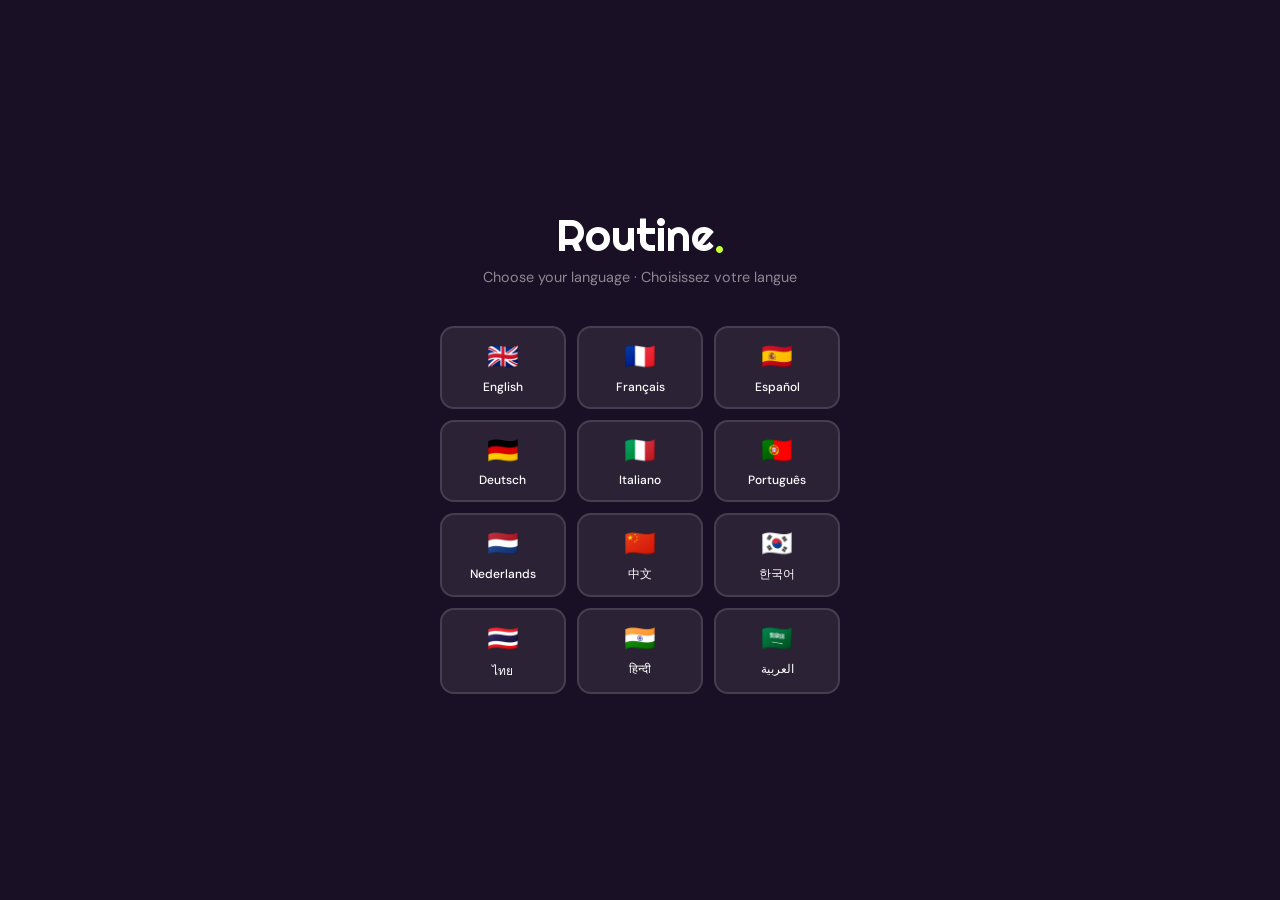
<file: index.html>
<!DOCTYPE html>
<html lang="fr">
<head>
<meta charset="UTF-8">
<meta name="theme-color" content="#1A1025">
<meta name="mobile-web-app-capable" content="yes">
<meta name="apple-mobile-web-app-capable" content="yes">
<meta name="apple-mobile-web-app-title" content="Routine">
<link rel="manifest" href="https://kiffinja.github.io/routines-app/manifest.json">
<script src="https://cdn.onesignal.com/sdks/web/v16/OneSignalSDK.page.js" defer></script>
<script>
  window.OneSignalDeferred = window.OneSignalDeferred || [];
  OneSignalDeferred.push(async function(OneSignal) {
    await OneSignal.init({
      appId: "a541dd2f-4a48-4e8e-a451-115aacab6733",
      serviceWorkerPath: "https://kiffinja.github.io/routines-app/OneSignalSDKWorker.js",
      notifyButton: { enable: false },
      welcomeNotification: { disable: true },
    });
  });
</script>

<meta name="viewport" content="width=device-width, initial-scale=1.0">
<title>Routines</title>
<link href="https://fonts.googleapis.com/css2?family=Righteous&family=Boogaloo&family=Fredoka+One&family=Syne:wght@800&family=Space+Grotesk:wght@700&family=DM+Sans:wght@300;400;500&family=Fraunces:ital,wght@0,700;1,700&family=Bangers&family=Pacifico&family=Titan+One&family=Abril+Fatface&family=Lobster&family=Chewy&family=Press+Start+2P&family=Lilita+One&family=Permanent+Marker&family=Russo+One&family=Playfair+Display:wght@700&family=Josefin+Sans:wght@700&display=swap" rel="stylesheet">
<style>
:root{--bg:#F3EEFF;--card:#fff;--ink:#1A1025;--ink-l:#7060A0;--border:#DDD4F5;--acc:#7C3AFF;--acc-l:#EDE5FF;--body:#fff;--ban:#DDD4F5}
*{box-sizing:border-box;margin:0;padding:0}
body{font-family:'DM Sans',sans-serif;background:var(--bg);color:var(--ink);min-height:100vh}
header{background:var(--ink);padding:1rem 2rem;position:sticky;top:0;z-index:100;box-shadow:0 2px 18px rgba(0,0,0,.22)}
.logo{font-family:'Righteous',cursive;font-size:1.55rem;color:#fff}
.logo b{color:#C8FF3E;font-weight:400}
.main{padding:2rem;max-width:960px;margin:0 auto}
.ph{font-family:'Syne',sans-serif;font-size:1.8rem;font-weight:800;margin-bottom:1.8rem}
.grid{display:grid;grid-template-columns:repeat(auto-fill,minmax(250px,1fr));gap:1.2rem}
/* CARD */
.rc{background:var(--card);border-radius:20px;overflow:hidden;box-shadow:0 2px 16px rgba(80,0,200,.08);transition:transform .2s,box-shadow .2s;position:relative;display:flex;flex-direction:column}
.rc:hover{transform:translateY(-5px);box-shadow:0 12px 32px rgba(80,0,200,.16)}
.rc-ban{height:120px;display:flex;align-items:center;justify-content:center;font-size:3.6rem;position:relative;overflow:hidden;background:var(--ban)}
.rc-ban-e{position:relative;z-index:1}
.rc-acts{position:absolute;top:.6rem;right:.6rem;display:flex;gap:.3rem;opacity:0;transition:opacity .2s}
.rc:hover .rc-acts{opacity:1}
.ib{width:28px;height:28px;border-radius:50%;border:none;cursor:pointer;display:flex;align-items:center;justify-content:center;font-size:.75rem;transition:transform .15s}
.ib:hover{transform:scale(1.15)}
.ib-e{background:rgba(240,240,240,.95)} .ib-d{background:rgba(255,200,200,.95);color:#a00}
.rc-body{padding:.9rem 1.1rem .9rem;background:var(--body);flex:1}
.rc-name{font-family:'Space Grotesk',sans-serif;font-size:1.05rem;font-weight:700;margin-bottom:.25rem}
.rc-meta{font-size:.75rem;color:var(--ink-l);margin-bottom:.75rem}
.play{width:100%;padding:.55rem;border:none;border-radius:10px;font-family:'Space Grotesk',sans-serif;font-weight:700;font-size:.88rem;cursor:pointer;transition:all .18s;background:var(--ink);color:#fff}
.play:hover{background:var(--acc)}
.add-btn{display:flex;align-items:center;justify-content:center;gap:.7rem;background:var(--card);border:2px dashed var(--border);border-radius:20px;padding:2rem;cursor:pointer;width:100%;font-family:'DM Sans',sans-serif;font-size:.95rem;color:var(--ink-l);transition:all .2s}
.add-btn:hover{border-color:var(--acc);color:var(--acc);background:var(--acc-l)}
.empty{text-align:center;padding:3.5rem 2rem;color:var(--ink-l);grid-column:1/-1}
.empty-icon{font-size:3.5rem;margin-bottom:.8rem}
/* OVERLAY */
.ov{position:fixed;inset:0;background:rgba(8,0,22,.58);backdrop-filter:blur(6px);z-index:300;display:flex;align-items:center;justify-content:center;padding:1rem}
.ov.hidden{display:none}
.modal{background:var(--card);border-radius:24px;padding:2rem;width:100%;max-width:580px;max-height:92vh;overflow-y:auto;box-shadow:0 28px 80px rgba(0,0,0,.28)}
.mh{font-family:'Syne',sans-serif;font-size:1.35rem;font-weight:800;margin-bottom:1.5rem}
.fg{margin-bottom:1rem}
.lb{display:block;font-size:.7rem;font-weight:600;color:var(--ink-l);text-transform:uppercase;letter-spacing:.07em;margin-bottom:.35rem}
.finp{width:100%;padding:.6rem .9rem;border:2px solid var(--border);border-radius:10px;font-family:'DM Sans',sans-serif;font-size:.92rem;color:var(--ink);outline:none;background:#fff;transition:border-color .2s}
.finp:focus{border-color:var(--acc)}
textarea.finp{resize:vertical;min-height:68px}
.sep{border:none;border-top:2px solid var(--border);margin:1.2rem 0}
/* TASK ITEMS */
.tl{display:flex;flex-direction:column;gap:.8rem;margin-bottom:.8rem}
.ti{border:2px solid var(--border);border-radius:14px;background:#fff;overflow:hidden}
.th{display:flex;align-items:center;gap:.5rem;padding:.7rem .9rem;cursor:pointer;user-select:none}
.tdrag{color:#ccc;cursor:grab;font-size:1rem;flex-shrink:0}
.tnum{width:22px;height:22px;border-radius:50%;flex-shrink:0;display:flex;align-items:center;justify-content:center;font-size:.7rem;font-weight:800;color:#fff}
.temoji{font-size:1.1rem;flex-shrink:0}
.tprev{flex:1;font-size:.9rem;font-weight:600;overflow:hidden;text-overflow:ellipsis;white-space:nowrap}
.tfprev{font-size:.72rem;padding:.1rem .45rem;border-radius:6px;flex-shrink:0;white-space:nowrap}
.trm{background:#fff0f0;border:none;color:#c00;cursor:pointer;font-size:.9rem;padding:.25rem .4rem;border-radius:6px;flex-shrink:0;line-height:1}
.trm:hover{background:#ffd5d5}
.tchev{color:var(--ink-l);font-size:.7rem;transition:transform .2s;flex-shrink:0}
.ti.open .tchev{transform:rotate(180deg)}
.tb{padding:.5rem .9rem 1rem;display:none;border-top:1px solid var(--border)}
.ti.open .tb{display:block}
.tb .fg{margin-bottom:.75rem;margin-top:.75rem}
/* Font grid */
.fgrid{display:grid;grid-template-columns:repeat(3,1fr);gap:.4rem;margin-top:.3rem}
.fp{padding:.5rem .35rem;border-radius:9px;border:2px solid var(--border);cursor:pointer;text-align:center;font-size:1.1rem;transition:all .15s;background:#fff;line-height:1.1}
.fp .fn{font-family:'DM Sans',sans-serif!important;font-size:.62rem;color:var(--ink-l);display:block;margin-top:.15rem}
.fp.on{border-color:var(--acc);background:var(--acc-l)}
.tc-row{display:flex;gap:.38rem;flex-wrap:wrap;margin-top:.3rem}
.tcsw{width:26px;height:26px;border-radius:50%;cursor:pointer;border:2px solid transparent;transition:transform .15s}
.tcsw.on{border-color:var(--ink);transform:scale(1.2)}
.chk-lbl{display:flex;align-items:center;gap:.5rem;cursor:pointer;font-size:.82rem;color:var(--ink-l)}
.chk-lbl input{width:auto;cursor:pointer}
.dur-row{display:flex;align-items:center;gap:.5rem;margin-top:.5rem}
.dur-row input{width:64px;padding:.4rem .6rem;border:2px solid var(--border);border-radius:8px;font-family:'DM Sans',sans-serif;font-size:.92rem;text-align:center;outline:none}
.dur-row input:focus{border-color:var(--acc)}
.dur-row span{font-size:.85rem;color:var(--ink-l)}
.mfoot{display:flex;gap:.7rem;justify-content:flex-end;margin-top:1.5rem}
.btn{padding:.6rem 1.3rem;border-radius:10px;border:none;cursor:pointer;font-family:'Space Grotesk',sans-serif;font-weight:700;font-size:.88rem;transition:all .2s}
.btn-p{background:var(--ink);color:#fff} .btn-p:hover{background:var(--acc)}
.btn-g{background:var(--bg);color:var(--ink)} .btn-g:hover{background:var(--border)}
/* RUN MODE */
#run{position:fixed;inset:0;z-index:500;display:flex;flex-direction:column}
#run.hidden{display:none}
.rbg{position:absolute;inset:0;transition:background-color .45s}
.rveil{position:absolute;inset:0;background:linear-gradient(170deg,rgba(0,0,0,.08) 0%,rgba(0,0,0,.58) 100%)}
.rtop{position:relative;z-index:2;padding:1.1rem 1.4rem;display:flex;align-items:center;justify-content:space-between}
.rrname{font-size:.85rem;color:rgba(255,255,255,.6)}
.rx{background:rgba(255,255,255,.18);border:none;color:#fff;width:34px;height:34px;border-radius:50%;cursor:pointer;font-size:.95rem;display:flex;align-items:center;justify-content:center;transition:background .2s}
.rx:hover{background:rgba(255,255,255,.32)}
.rbody{flex:1;display:flex;flex-direction:column;align-items:center;justify-content:center;position:relative;z-index:2;padding:2rem;text-align:center}
.rillus{width:min(230px,50vw);height:min(230px,50vw);border-radius:50%;display:flex;align-items:center;justify-content:center;font-size:min(72px,16vw);margin-bottom:1.8rem;box-shadow:0 0 0 6px rgba(255,255,255,.12),0 16px 50px rgba(0,0,0,.4);background:rgba(255,255,255,.12);animation:popIn .5s cubic-bezier(.34,1.56,.64,1) both}
.rtitle{font-size:clamp(1.9rem,5.5vw,3.4rem);color:#fff;margin-bottom:.9rem;line-height:1.12;text-shadow:0 2px 22px rgba(0,0,0,.5);animation:up .4s ease .1s both}
.rdesc{font-size:clamp(.88rem,2.2vw,1.1rem);color:rgba(255,255,255,.82);max-width:460px;line-height:1.65;text-shadow:0 1px 8px rgba(0,0,0,.35);animation:up .4s ease .2s both}
.rfoot{position:relative;z-index:2;padding:1.6rem 2rem;display:flex;flex-direction:column;align-items:center;gap:.85rem}
.dots{display:flex;gap:.4rem;animation:up .4s ease .3s both}
.dot{width:8px;height:8px;border-radius:50%;background:rgba(255,255,255,.28);transition:all .3s}
.dot.done{background:#fff} .dot.cur{background:#fff;width:22px;border-radius:4px}
.donebtn{background:#fff;color:var(--ink);border:none;padding:.9rem 2.6rem;border-radius:100px;font-family:'Space Grotesk',sans-serif;font-weight:700;font-size:1.05rem;cursor:pointer;box-shadow:0 8px 30px rgba(0,0,0,.28);transition:transform .15s,box-shadow .15s;animation:up .4s ease .34s both}
.donebtn:hover{transform:scale(1.04)} .donebtn:active{transform:scale(.97)}
.skipbtn{background:none;border:none;color:rgba(255,255,255,.4);cursor:pointer;font-size:.82rem;transition:color .2s;animation:up .4s ease .4s both}
.skipbtn:hover{color:rgba(255,255,255,.75)}
/* TIMER */
.rtimer{position:relative;z-index:2;display:flex;flex-direction:column;align-items:center;gap:.3rem;animation:up .4s ease .28s both}
.rtimer.hidden{display:none}
.rtimer-ring{position:relative;width:64px;height:64px}
.rtimer-ring svg{transform:rotate(-90deg)}
.rtimer-ring circle{fill:none;stroke-width:4}
.rtimer-track{stroke:rgba(255,255,255,.18)}
.rtimer-fill{stroke:#fff;stroke-linecap:round;transition:stroke-dashoffset .9s linear}
.rtimer-text{position:absolute;inset:0;display:flex;align-items:center;justify-content:center;font-family:'Space Grotesk',sans-serif;font-weight:700;font-size:.82rem;color:#fff}
.rtimer-label{font-size:.7rem;color:rgba(255,255,255,.5);letter-spacing:.04em;text-transform:uppercase}
/* COMPLETE */
.cmplt{position:fixed;inset:0;z-index:600;display:flex;flex-direction:column;align-items:center;justify-content:center;text-align:center;padding:2rem}
.cmplt.hidden{display:none}
.ce{font-size:5rem;animation:popIn .6s cubic-bezier(.34,1.56,.64,1);margin-bottom:1.5rem}
.ct{font-family:'Fredoka One',cursive;font-size:2.8rem;color:#fff;margin-bottom:.6rem;animation:up .5s ease .1s both}
.cs{color:rgba(255,255,255,.75);font-size:1rem;margin-bottom:2.5rem;animation:up .5s ease .2s both}
.cb{background:#fff;border:none;border-radius:100px;padding:.8rem 2rem;font-family:'Space Grotesk',sans-serif;font-weight:700;cursor:pointer;transition:transform .15s}
.cb:hover{transform:scale(1.05)}
@keyframes popIn{0%{transform:scale(.55);opacity:0}100%{transform:scale(1);opacity:1}}
@keyframes up{0%{transform:translateY(18px);opacity:0}100%{transform:translateY(0);opacity:1}}
.day-btn{padding:.35rem .55rem;border-radius:8px;border:2px solid var(--border);background:#fff;font-family:'DM Sans',sans-serif;font-size:.78rem;font-weight:600;cursor:pointer;color:var(--ink-l);transition:all .15s}
.day-btn.on{background:var(--acc);border-color:var(--acc);color:#fff}
.rc-alarm{margin-top:.4rem;padding-bottom:.6rem;display:flex;align-items:center;gap:.4rem;font-size:.75rem;color:var(--ink-l)}
.rc-alarm-badge{background:var(--ink);color:#fff;border-radius:8px;padding:.2rem .5rem;font-size:.72rem;font-weight:600;font-family:'Space Grotesk',sans-serif;display:flex;align-items:center;gap:.3rem}
.rc-alarm-badge.soon{background:#FF3CAC;animation:pulse 1.5s infinite}
.rc-alarm-badge.now{background:#FF1744;animation:pulse .7s infinite}
@keyframes pulse{0%,100%{opacity:1}50%{opacity:.65}}
::-webkit-scrollbar{width:5px}

/* THEMES */
body[data-theme="vivid"] { --hue-start:0; --hue-end:359; }
body[data-theme="elegant"] { --hue-start:0; --hue-end:359; }
body[data-theme="luxe"] { --hue-start:0; --hue-end:359; }

/* Vivid hue slider gradient */
body[data-theme="vivid"] .hue-slider { background: linear-gradient(to right,hsl(0,80%,55%),hsl(40,80%,55%),hsl(80,80%,55%),hsl(120,80%,55%),hsl(160,80%,55%),hsl(200,80%,55%),hsl(240,80%,55%),hsl(280,80%,55%),hsl(320,80%,55%),hsl(359,80%,55%)) !important; }

/* Elegant palette */
body[data-theme="elegant"] .hue-slider { background: linear-gradient(to right,#B5451B,#C4884A,#1B3A6B,#5C7A5C,#8B4A6B,#6B4A8B,#2E6B6B,#B5451B) !important; }

/* Luxe palette */  
body[data-theme="luxe"] .hue-slider { background: linear-gradient(to right,#1A1A1A,#C9A84C,#F5F5DC,#3D2B1F,#E8E0D0,#8B7355,#C9A84C,#1A1A1A) !important; }
[dir=rtl] .th{flex-direction:row-reverse}[dir=rtl] .rc-acts{left:.6rem;right:auto} ::-webkit-scrollbar-thumb{background:#c0b0e8;border-radius:3px}
</style>
</head>
<body>
<div id="lang-screen" style="position:fixed;inset:0;background:#1A1025;z-index:9999;display:none;flex-direction:column;align-items:center;justify-content:center;padding:2rem;overflow-y:auto">
  <div style="font-family:Righteous,cursive;font-size:2.8rem;color:#fff;margin-bottom:.3rem">Routine<span style="color:#C8FF3E">.</span></div>
  <div style="color:rgba(255,255,255,.5);font-size:.9rem;margin-bottom:2.5rem;text-align:center">Choose your language · Choisissez votre langue</div>
  <div id="lang-grid" style="display:grid;grid-template-columns:repeat(3,1fr);gap:.7rem;width:100%;max-width:400px"></div>
</div>
<header><div class="logo">Routine<b>.</b></div><div style="display:flex;gap:.5rem;margin-left:auto"><button id="theme-btn" onclick="showThemePicker()" style="background:rgba(255,255,255,.12);border:none;color:#fff;padding:.35rem .7rem;border-radius:8px;cursor:pointer;font-size:.85rem">🎨</button><button id="lang-btn" onclick="showLangScreen()" style="background:rgba(255,255,255,.12);border:none;color:#fff;padding:.35rem .7rem;border-radius:8px;cursor:pointer;font-size:.85rem">🌐</button></div></header>
<div class="main">
  <div class="ph">Mes routines</div>
  <div class="grid" id="grid"></div>
</div>


<!-- THEME PICKER -->
<div id="theme-screen" class="hidden" style="position:fixed;inset:0;z-index:9000;background:rgba(0,0,0,.7);backdrop-filter:blur(8px);display:flex;align-items:center;justify-content:center;padding:2rem">
  <div style="background:#fff;border-radius:28px;padding:2rem;max-width:360px;width:100%;box-shadow:0 28px 80px rgba(0,0,0,.3)">
    <div style="font-family:'Syne',sans-serif;font-size:1.3rem;font-weight:800;margin-bottom:1.2rem;color:#1A1025">🎨 Choose a theme</div>
    <div style="display:flex;flex-direction:column;gap:.8rem">
      <button class="theme-opt" data-theme="vivid" style="border:2.5px solid transparent;border-radius:16px;padding:1rem;cursor:pointer;text-align:left;background:#F3EEFF;transition:all .2s">
        <div style="display:flex;gap:.4rem;margin-bottom:.5rem">
          <div style="width:24px;height:24px;border-radius:50%;background:#FF3CAC"></div>
          <div style="width:24px;height:24px;border-radius:50%;background:#7C3AFF"></div>
          <div style="width:24px;height:24px;border-radius:50%;background:#00E5FF"></div>
          <div style="width:24px;height:24px;border-radius:50%;background:#C8FF3E"></div>
          <div style="width:24px;height:24px;border-radius:50%;background:#FF9100"></div>
        </div>
        <div style="font-weight:700;font-size:.9rem;color:#1A1025">✨ Vivid</div>
        <div style="font-size:.75rem;color:#888">Bold & energetic colors</div>
      </button>
      <button class="theme-opt" data-theme="elegant" style="border:2.5px solid transparent;border-radius:16px;padding:1rem;cursor:pointer;text-align:left;background:#F5F0EB;transition:all .2s">
        <div style="display:flex;gap:.4rem;margin-bottom:.5rem">
          <div style="width:24px;height:24px;border-radius:50%;background:#B5451B"></div>
          <div style="width:24px;height:24px;border-radius:50%;background:#1B3A6B"></div>
          <div style="width:24px;height:24px;border-radius:50%;background:#5C7A5C"></div>
          <div style="width:24px;height:24px;border-radius:50%;background:#8B4A6B"></div>
          <div style="width:24px;height:24px;border-radius:50%;background:#C4884A"></div>
        </div>
        <div style="font-weight:700;font-size:.9rem;color:#1A1025">🏛 Elegant</div>
        <div style="font-size:.75rem;color:#888">Terracotta, navy & sage</div>
      </button>
      <button class="theme-opt" data-theme="luxe" style="border:2.5px solid transparent;border-radius:16px;padding:1rem;cursor:pointer;text-align:left;background:#1A1A1A;transition:all .2s">
        <div style="display:flex;gap:.4rem;margin-bottom:.5rem">
          <div style="width:24px;height:24px;border-radius:50%;background:#C9A84C"></div>
          <div style="width:24px;height:24px;border-radius:50%;background:#F5F5DC"></div>
          <div style="width:24px;height:24px;border-radius:50%;background:#3D2B1F"></div>
          <div style="width:24px;height:24px;border-radius:50%;background:#E8E0D0"></div>
          <div style="width:24px;height:24px;border-radius:50%;background:#1A1A1A"></div>
        </div>
        <div style="font-weight:700;font-size:.9rem;color:#fff">✨ Luxe</div>
        <div style="font-size:.75rem;color:#aaa">Black, gold & ivory</div>
      </button>
    </div>
    <button onclick="hideThemePicker()" style="width:100%;margin-top:1rem;padding:.7rem;background:none;border:none;color:#888;font-family:'DM Sans',sans-serif;cursor:pointer;font-size:.88rem">Cancel</button>
  </div>
</div>

<!-- NOTIF PERMISSION SCREEN -->
<div id="notif-screen" class="hidden" style="position:fixed;inset:0;z-index:9001;background:rgba(0,0,0,.75);backdrop-filter:blur(8px);display:flex;align-items:center;justify-content:center;padding:2rem">
  <div style="background:#fff;border-radius:28px;padding:2.5rem 2rem;max-width:360px;width:100%;text-align:center;box-shadow:0 28px 80px rgba(0,0,0,.3)">
    <div style="font-size:3.5rem;margin-bottom:.8rem">🔔</div>
    <div style="font-family:'Syne',sans-serif;font-size:1.3rem;font-weight:800;margin-bottom:.6rem;color:#1A1025">Activer les alarmes</div>
    <div style="font-size:.9rem;color:#666;margin-bottom:2rem;line-height:1.5">Pour recevoir vos alarmes de routine même quand l'app est fermée, autorisez les notifications.</div>
    <button id="notif-allow-btn" style="width:100%;padding:.85rem;background:#7C3AFF;border:none;border-radius:14px;color:#fff;font-family:'Space Grotesk',sans-serif;font-weight:700;font-size:1rem;cursor:pointer;margin-bottom:.7rem">🔔 Autoriser les notifications</button>
    <button id="notif-skip-btn" style="width:100%;padding:.7rem;background:none;border:none;color:#888;font-family:'DM Sans',sans-serif;cursor:pointer;font-size:.88rem">Plus tard</button>
  </div>
</div>

<!-- MODAL -->
<div class="ov hidden" id="ov">
  <div class="modal">
    <div class="mh" id="mh">New routine</div>
    <div class="fg">
      <span class="lb" id="lbl-rname">Name</span>
      <div style="display:flex;align-items:center;gap:.5rem">
        <input type="text" id="re" class="finp" maxlength="4" placeholder="📋" style="width:52px;font-size:1.4rem;text-align:center;padding:.4rem;flex-shrink:0">
        <input type="text" id="rn" class="finp" placeholder="Ex: Morning zen, Sport…" style="flex:1">
      </div>
    </div>
    <div class="sep"></div>
    <div class="fg" id="alarm-section">
      <span class="lb" id="alarm-section-label">⏰ Alarm</span>
      <label class="chk-lbl" style="margin-bottom:.6rem">
        <input type="checkbox" id="alarm-on"> <span id="alarm-on-label">Enable an alarm for this routine</span>
      </label>
      <div id="alarm-settings" style="display:none;background:var(--bg);border-radius:12px;padding:.9rem;display:none;flex-direction:column;gap:.8rem">
        <!-- Time + countdown before -->
        <div style="display:flex;align-items:center;gap:.7rem;flex-wrap:wrap">
          <span class="alarm-time-label" style="font-size:.82rem;color:var(--ink-l);min-width:60px">Time</span>
          <input type="time" id="alarm-time" value="08:00" class="finp" style="width:130px">
          <span class="alarm-before-label" style="font-size:.82rem;color:var(--ink-l)">Countdown</span>
          <input type="number" id="alarm-before" min="0" max="24" value="2" style="width:55px;padding:.35rem .5rem;border:2px solid var(--border);border-radius:8px;font-family:'DM Sans',sans-serif;font-size:.9rem;text-align:center;outline:none">
          <span style="font-size:.82rem;color:var(--ink-l)">h</span>
        </div>
        <!-- Days -->
        <div>
          <div id="alarm-days-label" style="font-size:.82rem;color:var(--ink-l);margin-bottom:.4rem">Days</div>
          <div style="display:flex;gap:.35rem;flex-wrap:wrap" id="alarm-days">
            <button type="button" class="day-btn" data-d="1" id="day-1">Mon</button>
            <button type="button" class="day-btn" data-d="2" id="day-2">Tue</button>
            <button type="button" class="day-btn" data-d="3" id="day-3">Wed</button>
            <button type="button" class="day-btn" data-d="4" id="day-4">Thu</button>
            <button type="button" class="day-btn" data-d="5" id="day-5">Fri</button>
            <button type="button" class="day-btn" data-d="6" id="day-6">Sat</button>
            <button type="button" class="day-btn" data-d="0" id="day-0">Sun</button>
          </div>
        </div>
      </div>
    </div>
    <div class="sep"></div>
    <div class="fg">
      <span class="lb" id="lbl-tasks">Tasks</span>
      <div class="tl" id="tl"></div>
      <button class="add-btn" id="add-task-btn" style="border-radius:12px;padding:.9rem;margin-top:.3rem">＋ Add a task</button>
    </div>
    <div class="mfoot">
      <button class="btn btn-g" id="cancel-btn">Cancel</button>
      <button class="btn btn-p" id="save-btn">Save</button>
    </div>
  </div>
</div>

<!-- PAYWALL -->
<div id="paywall-screen" class="hidden" style="position:fixed;inset:0;z-index:800;background:rgba(8,0,22,.7);backdrop-filter:blur(8px);display:flex;align-items:center;justify-content:center;padding:1.5rem">
  <div style="background:#fff;border-radius:28px;padding:2.5rem 2rem;max-width:360px;width:100%;text-align:center;box-shadow:0 28px 80px rgba(0,0,0,.3)">
    <div style="font-size:3rem;margin-bottom:.8rem">✨</div>
    <div id="pw-title" style="font-family:'Syne',sans-serif;font-size:1.4rem;font-weight:800;margin-bottom:.5rem">Go Premium</div>
    <div id="paywall-msg" style="font-size:.9rem;color:var(--ink-l);margin-bottom:1.5rem;line-height:1.5"><span id='pw-unlock'>Unlock unlimited routines and tasks.</span></div>
    <div style="background:var(--bg);border-radius:14px;padding:1rem;margin-bottom:1.5rem;text-align:left">
      <div id="pw-includes" style="font-size:.85rem;margin-bottom:.5rem;font-weight:600">Premium includes:</div>
      <div style="font-size:.82rem;color:var(--ink-l);line-height:1.8">
        ✅ <span id="pw-f1">Unlimited routines</span><br>
        ✅ <span id="pw-f2">Unlimited tasks per routine</span><br>
        ✅ <span id="pw-f3">Priority support</span><br>
        ✅ <span id="pw-f4">All future features</span>
      </div>
    </div>
    <button id="pw-btn" onclick="handlePremiumPurchase()" style="width:100%;padding:.9rem;background:var(--ink);color:#fff;border:none;border-radius:14px;font-family:'Space Grotesk',sans-serif;font-weight:700;font-size:1rem;cursor:pointer;margin-bottom:.7rem;transition:background .2s" onmouseover="this.style.background='var(--acc)'" onmouseout="this.style.background='var(--ink)'">
      🚀 Upgrade — €1.99 / month
    </button>
    <!-- Promo code -->
    <div style="margin-bottom:.7rem">
      <div style="display:flex;gap:.4rem">
        <input type="text" id="promo-input" placeholder="Promo code" style="flex:1;padding:.5rem .8rem;border:2px solid var(--border);border-radius:10px;font-family:'DM Sans',sans-serif;font-size:.88rem;outline:none;text-transform:uppercase">
        <button onclick="applyPromo()" style="padding:.5rem .9rem;background:var(--acc);color:#fff;border:none;border-radius:10px;font-family:'Space Grotesk',sans-serif;font-weight:700;font-size:.85rem;cursor:pointer">OK</button>
      </div>
      <div id="promo-msg" style="font-size:.75rem;color:#c00;margin-top:.3rem;min-height:1rem"></div>
    </div>
    <button id="pw-later" onclick="hidePaywall()" style="width:100%;padding:.7rem;background:none;border:none;color:var(--ink-l);font-family:'DM Sans',sans-serif;cursor:pointer;font-size:.88rem">
      Maybe later
    </button>
  </div>
</div>

<!-- RUN -->
<div id="run" class="hidden">
  <div class="rbg" id="rbg"></div>
  <div class="rveil"></div>
  <div class="rtop">
    <div class="rrname" id="rrname"></div>
    <button class="rx" id="run-close">✕</button>
  </div>
  <div class="rbody">
    <div class="rillus" id="rillus"></div>
    <div class="rtitle" id="rtitle"></div>
    <div class="rdesc" id="rdesc"></div>
  </div>
  <div class="rfoot">
    <div class="dots" id="dots"></div>
    <div class="rtimer hidden" id="rtimer">
      <div class="rtimer-ring">
        <svg width="64" height="64" viewBox="0 0 64 64">
          <circle class="rtimer-track" cx="32" cy="32" r="28"/>
          <circle class="rtimer-fill" id="rtimer-arc" cx="32" cy="32" r="28" stroke-dasharray="175.9" stroke-dashoffset="0"/>
        </svg>
        <div class="rtimer-text" id="rtimer-text">0:00</div>
      </div>
      <div class="rtimer-label">chrono</div>
    </div>
    <button class="donebtn" id="done-btn">✓ C'est fait !</button>
    <button class="skipbtn" id="skip-btn">Passer</button>
  </div>
</div>

<!-- COMPLETE -->
<div class="cmplt hidden" id="cmplt">
  <div class="ce">🎉</div>
  <div class="ct">Bravo !</div>
  <div class="cs" id="cs"></div>
  <button class="cb" id="back-btn">Retour aux routines</button>
</div>

<script>
const TPAL=[
  {h:'#FF3CAC',n:'Rose vif'},{h:'#FF6B2B',n:'Orange'},{h:'#FFD600',n:'Jaune'},
  {h:'#00E676',n:'Vert fluo'},{h:'#00E5FF',n:'Cyan'},{h:'#7C3AFF',n:'Violet'},
  {h:'#FF1744',n:'Rouge'},{h:'#00B0FF',n:'Bleu ciel'},{h:'#C8FF3E',n:'Lime'},
  {h:'#FF6D9B',n:'Bubblegum'},{h:'#FF9100',n:'Mandarine'},{h:'#40C4FF',n:'Azur'},
];
const FONTS=[
  {cls:'ff1',fam:"'Righteous',cursive",label:'Righteous',s:'Rr'},
  {cls:'ff2',fam:"'Boogaloo',cursive",label:'Boogaloo',s:'Bb'},
  {cls:'ff3',fam:"'Fredoka One',cursive",label:'Fredoka',s:'Ff'},
  {cls:'ff4',fam:"'Syne',sans-serif",label:'Syne',s:'Ss'},
  {cls:'ff5',fam:"'Fraunces',serif",label:'Fraunces',s:'Fn'},
  {cls:'ff6',fam:"'Space Grotesk',sans-serif",label:'Grotesk',s:'Gg'},
  {cls:'ff7',fam:"'Bangers',cursive",label:'Bangers',s:'Bx'},
  {cls:'ff8',fam:"'Pacifico',cursive",label:'Pacifico',s:'Pp'},
  {cls:'ff9',fam:"'Titan One',cursive",label:'Titan',s:'Tt'},
  {cls:'ff10',fam:"'Abril Fatface',cursive",label:'Abril',s:'Aa'},
  {cls:'ff11',fam:"'Lobster',cursive",label:'Lobster',s:'Ll'},
  {cls:'ff12',fam:"'Chewy',cursive",label:'Chewy',s:'Ch'},
  {cls:'ff13',fam:"'Press Start 2P',cursive",label:'Pixel',s:'Px'},
  {cls:'ff14',fam:"'Lilita One',cursive",label:'Lilita',s:'Li'},
  {cls:'ff15',fam:"'Permanent Marker',cursive",label:'Marker',s:'Mk'},
  {cls:'ff16',fam:"'Russo One',sans-serif",label:'Russo',s:'Ru'},
  {cls:'ff17',fam:"'Playfair Display',serif",label:'Playfair',s:'Pl'},
  {cls:'ff18',fam:"'Josefin Sans',sans-serif",label:'Josefin',s:'Jo'},
];

let routines=[];
try{routines=JSON.parse(localStorage.getItem('rtn5')||'[]')}catch(e){}
let editId=null,_uid=0;
const save=()=>localStorage.setItem('rtn5',JSON.stringify(routines));

// ── STATIC BUTTON WIRING ──────────────────────────────
document.getElementById('add-task-btn').addEventListener('click',()=>{
  const taskCount=document.querySelectorAll('#tl .ti').length;
  if(!isPremium() && taskCount >= FREE_TASKS){
    showPaywall('tasks'); return;
  }
  addTask();
});
document.getElementById('cancel-btn').addEventListener('click',closeModal);
document.getElementById('save-btn').addEventListener('click',saveRoutine);
document.getElementById('done-btn').addEventListener('click',()=>nextTask());
document.getElementById('skip-btn').addEventListener('click',()=>nextTask(true));
document.getElementById('run-close').addEventListener('click',exitRun);
document.getElementById('back-btn').addEventListener('click',exitComplete);

// ── ALARM TOGGLE ────────────────────────────────────
document.getElementById('alarm-on').addEventListener('change', function() {
  document.getElementById('alarm-settings').style.display = this.checked ? 'flex' : 'none';
});
document.getElementById('alarm-days').addEventListener('click', e => {
  const btn = e.target.closest('.day-btn');
  if(btn) btn.classList.toggle('on');
});


function render(){
  const g=document.getElementById('grid');
  g.innerHTML='';
  if(!routines.length){
    const e=document.createElement('div');
    e.className='empty';
    e.innerHTML='<div class="empty-icon">✨</div><p>Aucune routine.<br>Créez-en une !</p>';
    g.appendChild(e);
  } else {
    routines.forEach((r,i)=>{
      const card=document.createElement('div');
      card.className='rc';
      card.style.boxShadow='0 0 0 1.3px '+THEMES[currentTheme].btnBg+', inset 0 0 0 1.3px '+THEMES[currentTheme].btnBg+', 0 2px 16px rgba(80,0,200,.08)';

      // Banner
      const ban=document.createElement('div');
      ban.className='rc-ban';
      const emoji=document.createElement('span');
      emoji.className='rc-ban-e'; emoji.textContent=r.emoji||'📋';
      // Color strip — only if tasks exist
      const thPalette = THEMES[currentTheme].taskColors;
      const acts=document.createElement('div');
      acts.className='rc-acts';
      const editBtn=document.createElement('button');
      editBtn.className='ib ib-e'; editBtn.textContent='✏️';
      editBtn.addEventListener('click',ev=>{ev.stopPropagation();openEdit(i);});
      const delBtn=document.createElement('button');
      delBtn.className='ib ib-d'; delBtn.textContent='🗑';
      delBtn.addEventListener('click',ev=>{ev.stopPropagation();delRoutine(i);});
      acts.append(editBtn,delBtn);
      ban.append(emoji,acts);
      if(r.tasks && r.tasks.length > 0){
        const strip=document.createElement('div');
        strip.style.cssText='position:absolute;bottom:0;left:0;right:0;height:8px;display:flex';
        r.tasks.slice(0,8).forEach((t,ti)=>{
          const s=document.createElement('div');
          s.style.cssText='flex:1;background:'+(thPalette[ti%thPalette.length]||t.color||'#ccc');
          s.title=t.title||'';
          strip.appendChild(s);
        });
        ban.appendChild(strip);
      }


      // Body
      const body=document.createElement('div');
      body.className='rc-body';
      const name=document.createElement('div');
      name.className='rc-name'; name.textContent=r.name;
      const meta=document.createElement('div');
      meta.className='rc-meta'; meta.textContent=r.tasks.length+' '+(r.tasks.length!==1?(T.n_tasks_pl||'tasks'):(T.n_tasks||'task'));
      const playBtn=document.createElement('button');
      playBtn.className='play'; playBtn.textContent=T.launch||'▶ Launch';
      playBtn.addEventListener('click',()=>startRoutine(i));
      body.append(name,meta,playBtn);

      // Alarm countdown badge
      if(r.alarm&&r.alarm.on){
        const alarmRow=document.createElement('div');
        alarmRow.className='rc-alarm';
        alarmRow.id='alarm-row-'+i;
        body.appendChild(alarmRow);
        updateAlarmBadge(r,i);
      }

      card.append(ban,body);
      g.appendChild(card);
    });
  }
  const addBtn=document.createElement('button');
  addBtn.className='add-btn'; 
  if(!isPremium() && routines.length >= FREE_ROUTINES){
    addBtn.innerHTML='🔒 &nbsp;'+(T.create||'Create a routine')+' <span style="font-size:.72rem;background:#FF3CAC;color:#fff;border-radius:6px;padding:.1rem .4rem;margin-left:.3rem">€1.99/mo</span>';
    addBtn.addEventListener('click',()=>showPaywall('routines'));
  } else {
    addBtn.innerHTML='＋ &nbsp;'+(T.create||'Create a routine');
    addBtn.addEventListener('click',openNew);
  }
  g.appendChild(addBtn);
}

// ── MODAL ────────────────────────────────────────────
function resetAlarmUI(alarm){
  const a=alarm||{};
  document.getElementById('alarm-on').checked=!!a.on;
  document.getElementById('alarm-settings').style.display=a.on?'flex':'none';
  document.getElementById('alarm-time').value=a.time||'08:00';
  document.getElementById('alarm-before').value=a.before||2;
  document.querySelectorAll('.day-btn').forEach(b=>{
    b.classList.toggle('on',(a.days||[]).includes(+b.dataset.d));
  });
}
function readAlarmUI(){
  const on=document.getElementById('alarm-on').checked;
  if(!on) return {on:false};
  const time=document.getElementById('alarm-time').value||'08:00';
  const before=parseInt(document.getElementById('alarm-before').value)||2;
  const days=[...document.querySelectorAll('.day-btn.on')].map(b=>+b.dataset.d);
  return {on,time,before,days};
}
function openNew(){
  editId=null;
  document.getElementById('mh').textContent=T.new_routine||'New routine';
  document.getElementById('rn').value='';
  document.getElementById('re').value='📋';
  const red=document.getElementById('re-display'); if(red) red.textContent='📋';
  document.getElementById('tl').innerHTML='';
  resetAlarmUI({});
  document.getElementById('ov').classList.remove('hidden');
}
function openEdit(i){
  editId=i;
  const r=routines[i];
  document.getElementById('mh').textContent=T.edit_routine||'Edit routine';
  document.getElementById('rn').value=r.name;
  document.getElementById('re').value=r.emoji||'📋';
  const red=document.getElementById('re-display'); if(red) red.textContent=r.emoji||'📋';
  document.getElementById('tl').innerHTML='';
  r.tasks.forEach(t=>addTask(t));
  resetAlarmUI(r.alarm||{});
  document.getElementById('ov').classList.remove('hidden');
}
function closeModal(){document.getElementById('ov').classList.add('hidden')}

// ── ADD TASK ─────────────────────────────────────────
function addTask(t){
  const uid='u'+(++_uid);
  const defColor=TPAL[(_uid-1)%TPAL.length].h;
  const d=t||{title:'',desc:'',emoji:'✨',color:defColor,font:'ff3',fontFam:"'Fredoka One',cursive",italic:false,timer:false,timerMin:5};
  const fdef=FONTS.find(f=>f.cls===d.font)||FONTS[2];
  const list=document.getElementById('tl');

  const item=document.createElement('div');
  item.className='ti'; item.draggable=true; item.dataset.uid=uid;

  // ── Header ──
  const hdr=document.createElement('div');
  hdr.className='th';

  const drag=document.createElement('span');
  drag.className='tdrag'; drag.textContent='⠿';

  const num=document.createElement('div');
  num.className='tnum'; num.style.background=d.color; num.textContent=list.children.length+1;

  const emojiSpan=document.createElement('span');
  emojiSpan.className='temoji'; emojiSpan.textContent=d.emoji||'✨';

  const prev=document.createElement('div');
  prev.className='tprev'; prev.textContent=d.title||'Nouvelle tâche';

  const fprev=document.createElement('span');
  fprev.className='tfprev';
  fprev.style.fontFamily=fdef.fam;
  fprev.style.background=d.color+'25';
  fprev.style.color=d.color;
  fprev.textContent=fdef.label;

  const rmBtn=document.createElement('button');
  rmBtn.className='trm'; rmBtn.textContent='🗑';
  rmBtn.addEventListener('click',function(e){
    e.stopPropagation();
    item.remove();
    renum();
  });

  const chev=document.createElement('span');
  chev.className='tchev'; chev.textContent='▼';

  hdr.addEventListener('click',function(e){
    if(e.target===rmBtn||rmBtn.contains(e.target)) return;
    item.classList.toggle('open');
  });
  hdr.append(drag,num,emojiSpan,prev,fprev,rmBtn,chev);

  // ── Body ──
  const body=document.createElement('div');
  body.className='tb';

  // Title + emoji inline
  const titleRow=document.createElement('div');
  titleRow.style.cssText='display:flex;align-items:center;gap:.5rem';
  const emojiInp=document.createElement('input');
  emojiInp.type='text'; emojiInp.className='finp emoji-inp'; emojiInp.maxLength=4; emojiInp.value=d.emoji||'✨';
  emojiInp.style.cssText='width:52px;font-size:1.4rem;text-align:center;padding:.4rem;flex-shrink:0';
  emojiInp.addEventListener('input',()=>{ emojiSpan.textContent=emojiInp.value||'✨'; });
  const titleInp=document.createElement('input');
  titleInp.type='text'; titleInp.className='finp'; titleInp.placeholder=T.task_title||'Task title'; titleInp.value=d.title||'';
  titleInp.style.flex='1';
  titleInp.addEventListener('input',()=>{ prev.textContent=titleInp.value||(T.new_task||'New task'); });
  titleRow.append(emojiInp,titleInp);
  body.appendChild(mkFG(T.task_title||'Title',titleRow));

  // Desc
  const descInp=document.createElement('textarea');
  descInp.className='finp'; descInp.placeholder=T.task_desc||'Details…'; descInp.value=d.desc||'';
  body.appendChild(mkFG(T.task_desc||'Description',descInp));

  // Color hue slider
  const initHue = d.color ? hslFromHex(d.color) : 300;
  const hueSlider=document.createElement('input');
  hueSlider.type='range'; hueSlider.min=0; hueSlider.max=359; hueSlider.value=initHue;
  hueSlider.className='hue-slider'; hueSlider.style.cssText='width:100%;height:28px;border-radius:12px;cursor:pointer;outline:none;border:none;appearance:none;-webkit-appearance:none;background:'+THEMES[currentTheme].sliderGrad;
  function updateColor(hue){
    const col=THEMES[currentTheme].getColor(hue);
    num.style.background=col;
    fprev.style.background=col+'40'; fprev.style.color=col;
  }
  updateColor(initHue);
  hueSlider.addEventListener('input',()=>updateColor(+hueSlider.value));
  hueSlider.dataset.colorRef='true';
  body.appendChild(mkFG(T.task_color||'Background color',hueSlider));

  // Font fixed to Fredoka One
  const fixedFont='ff3'; const fixedFam="'Fredoka One',cursive";

  // Timer
  const timerLbl=document.createElement('label'); timerLbl.className='chk-lbl';
  const timerCb=document.createElement('input'); timerCb.type='checkbox'; timerCb.checked=!!d.timer;
  timerLbl.append(timerCb,' '+(T.task_timer_on||'Enable a timer'));
  const durRow=document.createElement('div'); durRow.className='dur-row';
  durRow.style.display=d.timer?'flex':'none';
  const durInp=document.createElement('input'); durInp.type='number'; durInp.min=1; durInp.max=99; durInp.value=d.timerMin||5;
  const durSpan=document.createElement('span'); durSpan.textContent=T.task_minutes||'minutes';
  durRow.append(durInp,durSpan);
  timerCb.addEventListener('change',()=>{ durRow.style.display=timerCb.checked?'flex':'none'; });
  const timerFG=mkFG(T.task_timer||'Timer',timerLbl); timerFG.appendChild(durRow);
  body.appendChild(timerFG);

  item.append(hdr,body);
  enableDrag(item);
  list.appendChild(item);
  renum();
}

function hslFromHex(hex){
  // Convert hex to HSL hue approximation
  const r=parseInt(hex.slice(1,3),16)/255;
  const g=parseInt(hex.slice(3,5),16)/255;
  const b=parseInt(hex.slice(5,7),16)/255;
  const max=Math.max(r,g,b), min=Math.min(r,g,b);
  let h=0;
  if(max!==min){
    const d=max-min;
    if(max===r) h=((g-b)/d+(g<b?6:0))/6;
    else if(max===g) h=((b-r)/d+2)/6;
    else h=((r-g)/d+4)/6;
  }
  return Math.round(h*360);
}

function mkFG(label,el){
  const fg=document.createElement('div'); fg.className='fg';
  const lb=document.createElement('span'); lb.className='lb'; lb.textContent=label;
  fg.append(lb,el);
  return fg;
}

function renum(){
  document.querySelectorAll('#tl .ti').forEach((it,i)=>{
    const n=it.querySelector('.tnum'); if(n) n.textContent=i+1;
  });
}

// ── DRAG ─────────────────────────────────────────────
function enableDrag(item){
  item.addEventListener('dragstart',e=>{e.dataTransfer.effectAllowed='move';item.style.opacity='.4';window._drag=item;});
  item.addEventListener('dragend',()=>{item.style.opacity='1';renum();});
  item.addEventListener('dragover',e=>{
    e.preventDefault(); const d=window._drag; if(!d||d===item) return;
    const list=document.getElementById('tl'),arr=[...list.querySelectorAll('.ti')];
    if(arr.indexOf(d)<arr.indexOf(item)) list.insertBefore(d,item.nextSibling);
    else list.insertBefore(d,item);
  });
}


// ── THEME SYSTEM ─────────────────────────────────────
const THEMES = {
  vivid: {
    bg:'#F3EEFF', card:'#fff', ink:'#1A1025', inkL:'#7060A0',
    border:'#DDD4F5', acc:'#7C3AFF', accL:'#EDE5FF', header:'#1A1025', ban:'#DDD4F5', body:'#fff',
    btnBg:'#1A1025', btnColor:'#fff',
    finpBg:'#fff', tiColor:'#fff',
    getColor: (hue) => `hsl(${hue},80%,55%)`,
    sliderGrad: 'linear-gradient(to right,hsl(0,80%,55%),hsl(40,80%,55%),hsl(80,80%,55%),hsl(120,80%,55%),hsl(160,80%,55%),hsl(200,80%,55%),hsl(240,80%,55%),hsl(280,80%,55%),hsl(320,80%,55%),hsl(359,80%,55%))',
    taskColors:['hsl(0,80%,55%)','hsl(30,80%,55%)','hsl(60,80%,55%)','hsl(120,80%,55%)','hsl(180,80%,55%)','hsl(220,80%,55%)','hsl(270,80%,55%)','hsl(300,80%,55%)','hsl(330,80%,55%)'],
  },
  elegant: {
    bg:'#EDE4D8', card:'#F7F0E6', ink:'#2C1A0E', inkL:'#7A5A42',
    border:'#D5C4B0', acc:'#8B3A1B', accL:'#F0DDD0', header:'#2C1A0E', ban:'#D5C4B0', body:'#F7F0E6',
    btnBg:'#2C1A0E', btnColor:'#F7F0E6',
    finpBg:'#F7F0E6', tiColor:'#F7F0E6',
    getColor: (hue) => {
      const cols=['#B5451B','#1B3A6B','#5C7A5C','#8B4A6B','#C4884A','#4A6B8B','#2E6B6B','#7A5C1B'];
      return cols[Math.floor(hue/45)%cols.length];
    },
    sliderGrad: 'linear-gradient(to right,#B5451B,#C4884A,#1B3A6B,#5C7A5C,#8B4A6B,#4A6B8B,#2E6B6B,#7A5C1B)',
    taskColors:['#B5451B','#1B3A6B','#5C7A5C','#8B4A6B','#C4884A','#4A6B8B','#2E6B6B','#7A5C1B'],
  },
  luxe: {
    bg:'#0D0D0D', card:'#1A1A1A', ink:'#E8D9B5', inkL:'#C9A84C',
    border:'#2A2A2A', acc:'#C9A84C', accL:'#1F1A0A', header:'#050505', ban:'#8B8178', body:'#333333',
    btnBg:'#C9A84C', btnColor:'#0D0D0D',
    finpBg:'#111', tiColor:'#1A1A1A',
    getColor: (hue) => {
      const cols=['#C9A84C','#E8D9B5','#8B7355','#3D2B1F','#D4C5A0','#6B5A3A','#C9A84C','#F0E8D0'];
      return cols[Math.floor(hue/45)%cols.length];
    },
    sliderGrad: 'linear-gradient(to right,#C9A84C,#E8D9B5,#8B7355,#3D2B1F,#D4C5A0,#6B5A3A,#C9A84C,#F0E8D0)',
    taskColors:['#C9A84C','#E8D9B5','#8B7355','#3D2B1F','#D4C5A0','#6B5A3A','#F0E8D0','#1A1A1A'],
  }
};

let currentTheme = localStorage.getItem('habits_theme') || 'vivid';

function applyTheme(name){
  currentTheme = name;
  localStorage.setItem('habits_theme', name);
  const t = THEMES[name];
  const r = document.documentElement.style;
  r.setProperty('--bg', t.bg);
  r.setProperty('--card', t.card);
  r.setProperty('--ink', t.ink);
  r.setProperty('--ink-l', t.inkL);
  r.setProperty('--border', t.border);
  r.setProperty('--acc', t.acc);
  r.setProperty('--acc-l', t.accL);
  r.setProperty('--ban', t.ban);
  r.setProperty('--body', t.body);
  const hdr = document.querySelector('header');
  if(hdr) hdr.style.background = t.header;
  document.body.dataset.theme = name;
  document.body.style.background = t.bg;
  // Update hue sliders
  document.querySelectorAll('.hue-slider').forEach(s => s.style.background = t.sliderGrad);
  // Update launch buttons
  document.querySelectorAll('.play').forEach(b => { b.style.background=t.btnBg; b.style.color=t.btnColor; });
  // Update card borders
  document.querySelectorAll('.rc').forEach(c => { c.style.boxShadow='0 0 0 1.3px '+t.btnBg+', inset 0 0 0 1.3px '+t.btnBg+', 0 2px 16px rgba(80,0,200,.08)'; });
  // Update inputs
  document.querySelectorAll('.finp').forEach(i => i.style.background=t.finpBg);
  // Update task items
  document.querySelectorAll('.ti').forEach(i => i.style.background=t.tiColor);
  // Update modal
  document.querySelectorAll('.modal').forEach(m => m.style.background=t.card);
  // Update theme picker border
  document.querySelectorAll('.theme-opt').forEach(b => {
    b.style.borderColor = b.dataset.theme === name ? t.acc : 'transparent';
  });
  // Re-render only if T is already initialized
  if(typeof render === 'function' && T && Object.keys(T).length > 0) render();
}

function showThemePicker(){
  const screen = document.getElementById('theme-screen');
  screen.classList.remove('hidden');
  screen.style.display = 'flex';
  // Mark current theme
  document.querySelectorAll('.theme-opt').forEach(b => {
    const t = THEMES[currentTheme];
    b.style.borderColor = b.dataset.theme === currentTheme ? t.acc : 'transparent';
  });
}

function hideThemePicker(){
  const screen = document.getElementById('theme-screen');
  screen.classList.add('hidden');
  screen.style.display = 'none';
}

// Theme applied after T is initialized — see initLang()

// ── FREEMIUM ─────────────────────────────────────────
const FREE_ROUTINES = 2;
const FREE_TASKS    = 5;

function isPremium(){
  return localStorage.getItem('habits_premium') === 'true';
}
function unlockPremium(){
  // In production this would verify a Play Store purchase
  // For now, a simple unlock code system
  localStorage.setItem('habits_premium','true');
}
function showPaywall(reason){
  const el=document.getElementById('paywall-screen');
  el.classList.remove('hidden');
  el.style.display='flex';
  document.getElementById('promo-input').value='';
  document.getElementById('promo-msg').textContent='';
  const msg = document.getElementById('paywall-msg');
  if(reason==='routines') msg.textContent=(T.premium_msg_routines||'Free version is limited to 2 routines.');
  else msg.textContent=(T.premium_msg_tasks||'Free version is limited to 5 tasks per routine.');
}
function hidePaywall(){
  const el=document.getElementById('paywall-screen');
  el.classList.add('hidden');
  el.style.display='none';
}

// Promo codes — add yours here
const PROMO_CODES = ['HABITS2024','TESTEUR','KIFFINJA','BETA2024','MLEGALL'];
function applyPromo(){
  const code = document.getElementById('promo-input').value.trim().toUpperCase();
  const msg  = document.getElementById('promo-msg');
  if(PROMO_CODES.includes(code)){
    unlockPremium();
    msg.style.color='#00C853';
    msg.textContent=T.premium_unlocked||'✅ Premium unlocked!';
    setTimeout(()=>{ hidePaywall(); render(); }, 1200);
  } else {
    msg.style.color='#c00';
    msg.textContent=T.premium_code_invalid||'❌ Invalid code.';
  }
}

// ── SAVE ROUTINE ─────────────────────────────────────
function saveRoutine(){
  const name=document.getElementById('rn').value.trim();
  if(!name){alert('Donnez un nom !');return;}
  const emoji=document.getElementById('re').value||'📋';
  const tasks=[];
  document.querySelectorAll('#tl .ti').forEach(it=>{
    const title=it.querySelector('input[type=text].finp:not(.emoji-inp)')?.value.trim()||'';
    const desc=it.querySelector('textarea')?.value.trim()||'';
    const emojiVal=it.querySelector('.emoji-inp')?.value||'✨';
    const hueSliderEl=it.querySelector('input[type=range]');
    const hue=hueSliderEl?+hueSliderEl.value:300;
    const color=THEMES[currentTheme].getColor(hue);
    const font='ff3'; const fontFam="'Fredoka One',cursive";
    const cbs=it.querySelectorAll('input[type=checkbox]');
    const italic=cbs[0]?.checked||false;
    const timer=cbs[1]?.checked||false;
    const timerMin=parseInt(it.querySelector('input[type=number]')?.value||'5')||5;
    if(title) tasks.push({title,desc,emoji:emojiVal,color,font,fontFam,italic,timer,timerMin});
  });
  if(!tasks.length){alert('Ajoutez au moins une tâche !');return;}

  // ── FREEMIUM CHECKS ──
  if(!isPremium()){
    // New routine limit
    if(editId===null && routines.length >= FREE_ROUTINES){
      closeModal(); showPaywall('routines'); return;
    }
    // Task limit
    if(tasks.length > FREE_TASKS){
      showPaywall('tasks'); return;
    }
  }

  const alarm=readAlarmUI();
  const r={name,emoji,tasks,alarm};
  if(editId!==null) routines[editId]=r; else routines.push(r);
  save(); closeModal(); render(); scheduleAlarmsInSW();
}

function delRoutine(i){
  if(!confirm('Supprimer "'+routines[i].name+'" ?')) return;
  routines.splice(i,1); save(); render();
}

function handlePremiumPurchase(){
  // In production: trigger Google Play Billing API
  // For now: show confirmation and unlock
  // This will be replaced with real billing when integrated
  if(confirm('This will subscribe you to Premium for €1.99/month.\n\n(In the published app, this triggers Google Play subscription)')){
    unlockPremium();
    hidePaywall();
    render();
    alert('🎉 Welcome to Premium! Enjoy unlimited routines and tasks.');
  }
}

// ── RUN MODE ─────────────────────────────────────────
let CUR=null,IDX=0,_timerInterval=null;
const CIRC=175.9;

function startRoutine(i){
  CUR=routines[i]; IDX=0;
  document.getElementById('rrname').textContent=CUR.name;
  buildDots(); showTask(0);
  document.getElementById('run').classList.remove('hidden');
  document.body.style.overflow='hidden';
}
function buildDots(){
  const c=document.getElementById('dots');
  c.innerHTML='';
  CUR.tasks.forEach((_,i)=>{
    const d=document.createElement('div');
    d.className='dot'+(i===0?' cur':'');
    c.appendChild(d);
  });
}
function updDots(idx){
  document.querySelectorAll('#dots .dot').forEach((d,i)=>{
    d.className='dot';
    if(i<idx) d.classList.add('done');
    if(i===idx) d.classList.add('cur');
  });
}
function showTask(idx){
  const t=CUR.tasks[idx];
  document.getElementById('rbg').style.backgroundColor=t.color;
  document.getElementById('cmplt').style.background=t.color;

  const il=document.getElementById('rillus');
  il.style.animation='none'; void il.offsetWidth;
  il.textContent=t.emoji||'✨';
  il.style.animation='popIn .5s cubic-bezier(.34,1.56,.64,1) both';

  const te=document.getElementById('rtitle');
  te.style.animation='none'; void te.offsetWidth;
  te.style.fontFamily=t.fontFam||"'Fredoka One',cursive";
  te.style.fontStyle=t.italic?'italic':'normal';
  te.textContent=t.title;
  te.style.animation='up .4s ease .1s both';

  const de=document.getElementById('rdesc');
  de.style.animation='none'; void de.offsetWidth;
  de.textContent=t.desc||'';
  de.style.animation='up .4s ease .2s both';

  updDots(idx);
  clearTimer();
  if(t.timer&&t.timerMin>0) startTimer(t.timerMin*60);
}
function nextTask(skip){
  IDX++;
  if(IDX>=CUR.tasks.length){showComplete();return;}
  showTask(IDX);
}
function exitRun(){clearTimer();document.getElementById('run').classList.add('hidden');document.body.style.overflow='';}
function showComplete(){
  document.getElementById('run').classList.add('hidden');
  const n=CUR.tasks.length;
  const taskWord=n>1?(T.n_tasks_pl||'tasks'):(T.n_tasks||'task');
  document.getElementById('cs').textContent='"'+CUR.name+'" · '+n+' '+taskWord+' '+(T.tasks_done||'completed!');
  document.getElementById('cmplt').classList.remove('hidden');
}
function exitComplete(){document.getElementById('cmplt').classList.add('hidden');document.body.style.overflow='';}

// ── TIMER ────────────────────────────────────────────
function startTimer(seconds){
  const el=document.getElementById('rtimer');
  const arc=document.getElementById('rtimer-arc');
  const txt=document.getElementById('rtimer-text');
  el.classList.remove('hidden');
  let rem=seconds;
  function tick(){
    const m=Math.floor(rem/60),s=rem%60;
    txt.textContent=m+':'+(s<10?'0':'')+s;
    arc.style.strokeDashoffset=CIRC*(1-rem/seconds);
    if(rem<=0){clearTimer();txt.textContent='✓';return;}
    rem--;
  }
  tick();
  _timerInterval=setInterval(tick,1000);
}
function clearTimer(){
  if(_timerInterval){clearInterval(_timerInterval);_timerInterval=null;}
  document.getElementById('rtimer').classList.add('hidden');
}

// ── DEMO ─────────────────────────────────────────────
function demo(){
  // No demo routines — app starts empty
  
}


// ── ALARM SCHEDULING via Cloudflare Worker + OneSignal ──
const WORKER_URL = 'https://routine-alarm-worker.mlegall-art.workers.dev';

// IDs des notifications programmées (pour annulation)
let _scheduledNotifIds = JSON.parse(localStorage.getItem('os_notif_ids') || '[]');

function requestNotifPermission(cb){
  if(!window.OneSignalDeferred){ if(cb) cb(false); return; }
  OneSignalDeferred.push(async function(OneSignal){
    const granted = OneSignal.Notifications.permission;
    if(granted){ if(cb) cb(true); return; }
    await OneSignal.Notifications.requestPermission();
    if(cb) cb(OneSignal.Notifications.permission);
  });
}

async function cancelPreviousAlarms(){
  if(!_scheduledNotifIds.length) return;
  try {
    await fetch(WORKER_URL, {
      method: 'POST',
      headers: { 'Content-Type': 'application/json' },
      body: JSON.stringify({ action: 'cancel', notificationIds: _scheduledNotifIds })
    });
  } catch(e){}
  _scheduledNotifIds = [];
  localStorage.removeItem('os_notif_ids');
}

async function getOneSignalPlayerId(retries = 5) {
  return new Promise((resolve) => {
    let attempts = 0;
    const tryGet = () => {
      OneSignalDeferred.push(async function(OneSignal) {
        const id = OneSignal.User.pushSubscription.id;
        if(id) { resolve(id); return; }
        attempts++;
        if(attempts < retries) setTimeout(tryGet, 1000);
        else resolve(null);
      });
    };
    tryGet();
  });
}

async function scheduleAlarmsInSW(){
  OneSignalDeferred.push(async function(OneSignal){
    if(!OneSignal.Notifications.permission) return;

    // Attendre le player ID avec retry
    const playerId = await getOneSignalPlayerId(10);
    if(!playerId){ console.warn('OneSignal player ID not available'); return; }

    // Construire la liste des alarmes
    const alarms = [];
    routines.forEach(r => {
      if(!r.alarm||!r.alarm.on||!r.alarm.days||!r.alarm.days.length) return;
      const ms = getNextAlarm(r.alarm);
      if(ms === null || ms <= 0 || ms > 48*3600*1000) return;
      alarms.push({ name: r.name, fireAt: Date.now() + ms });
    });

    if(!alarms.length) return;

    // Annuler les anciennes notifs
    await cancelPreviousAlarms();

    // Programmer les nouvelles via le Worker
    try {
      const res = await fetch(WORKER_URL, {
        method: 'POST',
        headers: { 'Content-Type': 'application/json' },
        body: JSON.stringify({ action: 'schedule', playerId, alarms })
      });
      const data = await res.json();
      if(data.results){
        _scheduledNotifIds = data.results.map(r => r.notificationId).filter(Boolean);
        localStorage.setItem('os_notif_ids', JSON.stringify(_scheduledNotifIds));
      }
    } catch(e){ console.error('Alarm scheduling failed:', e); }
  });
}

// Demande permission au premier clic puis programme les alarmes
document.addEventListener('click', function askPerm(){
  requestNotifPermission(ok => { if(ok) scheduleAlarmsInSW(); });
}, {once: true});

// ── ALARM ENGINE ─────────────────────────────────────
function getNextAlarm(alarm) {
  // Returns ms until next alarm trigger, or null if not applicable
  if(!alarm||!alarm.on||!alarm.days||!alarm.days.length) return null;
  const now = new Date();
  const [h,m] = (alarm.time||'08:00').split(':').map(Number);
  // Check next 7 days
  for(let d=0;d<8;d++){
    const target = new Date(now);
    target.setDate(now.getDate()+d);
    target.setHours(h,m,0,0);
    if(target>now && alarm.days.includes(target.getDay())){
      return target.getTime()-now.getTime(); // ms until alarm
    }
  }
  return null;
}

function updateAlarmBadge(r,i){
  const el=document.getElementById('alarm-row-'+i);
  if(!el) return;
  el.innerHTML='';
  const ms=getNextAlarm(r.alarm);
  if(ms===null) return;
  const beforeMs=(r.alarm.before||2)*3600*1000;
  const t=THEMES[currentTheme];

  if(ms>beforeMs) {
    // Show scheduled time only — use theme ink-l color
    const [h,m]=r.alarm.time.split(':');
    const days=T.days||['Sun','Mon','Tue','Wed','Thu','Fri','Sat'];
    const dayLabels=r.alarm.days.map(d=>days[d===0?6:d-1]).join(', ');
    el.innerHTML='<span style="font-size:.75rem;color:'+t.inkL+'">⏰ '+r.alarm.time+' · '+dayLabels+'</span>';
    return;
  }

  // Within countdown window — theme-aware colors
  const pct = ms / beforeMs;
  let badgeColor, pulse = false;
  if(currentTheme === 'luxe'){
    // Luxe palette: gold → warm brown → dark
    if(pct > 0.5)      { badgeColor='#C9A84C'; }
    else if(pct > 0.1) { badgeColor='#8B7355'; }
    else               { badgeColor='#6B4A2A'; pulse=true; }
  } else if(currentTheme === 'elegant'){
    // Elegant palette: sage → terracotta → bordeaux
    if(pct > 0.5)      { badgeColor='#5C7A5C'; }
    else if(pct > 0.1) { badgeColor='#C4884A'; }
    else               { badgeColor='#8B3A1B'; pulse=true; }
  } else {
    // Vivid — original green/orange/red
    if(pct > 0.5)      { badgeColor='#00C853'; }
    else if(pct > 0.1) { badgeColor='#FF9100'; }
    else               { badgeColor='#FF1744'; pulse=true; }
  }

  const badge=document.createElement('div');
  const textColor = currentTheme==='luxe' ? '#0D0D0D' : '#fff';
  badge.style.cssText=`display:inline-flex;align-items:center;gap:.35rem;background:${badgeColor};color:${textColor};border-radius:8px;padding:.2rem .55rem;font-size:.72rem;font-weight:700;font-family:'Space Grotesk',sans-serif;${pulse?'animation:pulse 1s infinite':''}`;
  const totalSec=Math.floor(ms/1000);
  const hh=Math.floor(totalSec/3600);
  const mm=Math.floor((totalSec%3600)/60);
  const ss=totalSec%60;
  const fmt=hh>0?hh+'h '+String(mm).padStart(2,'0')+'m':String(mm).padStart(2,'0')+':'+String(ss).padStart(2,'0');
  badge.textContent='⏰ '+fmt;
  el.appendChild(badge);
}

// Global ticker — updates all alarm badges every second
setInterval(()=>{
  routines.forEach((r,i)=>{
    if(r.alarm&&r.alarm.on&&document.getElementById('alarm-row-'+i)){
      updateAlarmBadge(r,i);
    }
  });
},1000);

// Alarm sound notification
function checkAlarmFire(){
  routines.forEach((r,i)=>{
    if(!r.alarm||!r.alarm.on) return;
    const ms=getNextAlarm(r.alarm);
    if(ms!==null&&ms<2000&&ms>0){
      // Fire real notification!
      fireNotification(r.name);
      try{
        const ctx=new(window.AudioContext||window.webkitAudioContext)();
        [523,659,784].forEach((freq,j)=>{
          const osc=ctx.createOscillator();
          const gain=ctx.createGain();
          osc.connect(gain); gain.connect(ctx.destination);
          osc.frequency.value=freq;
          osc.type='sine';
          gain.gain.setValueAtTime(0.3,ctx.currentTime+j*0.15);
          gain.gain.exponentialRampToValueAtTime(0.001,ctx.currentTime+j*0.15+0.4);
          osc.start(ctx.currentTime+j*0.15);
          osc.stop(ctx.currentTime+j*0.15+0.4);
        });
      } catch(e){}
      // Pulse the card
      const card=document.querySelector('.rc:nth-child('+(i+1)+')');
      if(card){card.style.boxShadow='0 0 0 4px #FF3CAC';setTimeout(()=>card.style.boxShadow='',3000);}
    }
  });
}
setInterval(checkAlarmFire,1000);

demo();

// ════════════════════════════════════════
// i18n SYSTEM
// ════════════════════════════════════════
const LANGS={"en": {"name": "English", "flag": "🇬🇧", "dir": "ltr", "translations": {"my_routines": "My routines", "create": "Create a routine", "new_routine": "New routine", "edit_routine": "Edit routine", "routine_name": "Name", "routine_emoji": "Routine emoji", "tasks": "Tasks", "add_task": "＋ Add a task", "cancel": "Cancel", "save": "Save", "task_title": "Task title", "task_desc": "Description", "task_emoji": "Emoji", "task_color": "Background color", "task_font": "Font", "task_italic": "Italic", "task_timer": "Timer", "task_timer_on": "Enable a timer", "task_minutes": "minutes", "done": "✓ Done!", "skip": "Skip", "congrats": "Well done!", "tasks_done": "task(s) completed!", "back": "Back to routines", "empty": "No routines yet.\nCreate one!", "delete_confirm": "Delete", "n_tasks": "task", "n_tasks_pl": "tasks", "launch": "▶ Launch", "search_emoji": "🔍 Search…", "chrono": "timer", "no_routines": "No routines.", "create_one": "Create one!","alarm_on": "", "alarm_time":"Time","alarm_days_label":"Days","days":["Mon","Tue","Wed","Thu","Fri","Sat","Sun"],"alarm_before":"Countdown","premium_title":"Go Premium","alarm_label":"⏰ Alarm","premium_unlock":"Unlock unlimited routines and tasks.","premium_msg_routines":"Free version is limited to 2 routines.","premium_msg_tasks":"Free version is limited to 5 tasks per routine.","premium_includes":"Premium includes:","premium_feat1":"Unlimited routines","premium_feat2":"Unlimited tasks per routine","premium_feat3":"Priority support","premium_feat4":"All future features","premium_btn":"🚀 Upgrade — €1.99 / month","premium_later":"Maybe later","premium_code_placeholder":"Promo code","premium_code_invalid":"❌ Invalid code.","premium_unlocked":"✅ Premium unlocked!", "alarm_time":"Time","alarm_before":"Countdown","premium_title":"Go Premium","premium_msg_routines":"Free version is limited to 2 routines.","premium_msg_tasks":"Free version is limited to 5 tasks per routine.","premium_includes":"Premium includes:","premium_feat1":"Unlimited routines","premium_feat2":"Unlimited tasks per routine","premium_feat3":"Priority support","premium_feat4":"All future features","premium_btn":"🚀 Upgrade — €1.99 / month","premium_later":"Maybe later","premium_code_placeholder":"Promo code","premium_code_invalid":"❌ Invalid code.","premium_unlocked":"✅ Premium unlocked!"}}, "fr": {"name": "Français", "flag": "🇫🇷", "dir": "ltr", "translations": {"my_routines": "Mes routines", "create": "Créer une routine", "new_routine": "Nouvelle routine", "edit_routine": "Modifier la routine", "routine_name": "Nom", "routine_emoji": "Emoji de la routine", "tasks": "Tâches", "add_task": "＋ Ajouter une tâche", "cancel": "Annuler", "save": "Enregistrer", "task_title": "Titre de la tâche", "task_desc": "Description", "task_emoji": "Emoji", "task_color": "Couleur de fond", "task_font": "Typographie", "task_italic": "Italique", "task_timer": "Chronomètre", "task_timer_on": "Activer un chrono", "task_minutes": "minutes", "done": "✓ C'est fait !", "skip": "Passer", "congrats": "Bravo !", "tasks_done": "tâche(s) accomplie(s) !", "back": "Retour aux routines", "empty": "Aucune routine.\nCréez-en une !", "delete_confirm": "Supprimer", "n_tasks": "tâche", "n_tasks_pl": "tâches", "launch": "▶ Lancer", "search_emoji": "🔍 Rechercher…", "chrono": "chrono", "no_routines": "Aucune routine.", "create_one": "Créez-en une !","alarm_on": "Activer une alarme pour cette routine", "alarm_time":"Heure","alarm_days_label":"Jours","days":["Lun","Mar","Mer","Jeu","Ven","Sam","Dim"],"alarm_before":"Décompte","premium_title":"Passer Premium","alarm_label":"⏰ Alarme","premium_unlock":"Débloquez des routines et tâches illimitées.","premium_msg_routines":"La version gratuite est limitée à 2 routines.","premium_msg_tasks":"La version gratuite est limitée à 5 tâches par routine.","premium_includes":"Premium inclut :","premium_feat1":"Routines illimitées","premium_feat2":"Tâches illimitées par routine","premium_feat3":"Support prioritaire","premium_feat4":"Toutes les futures fonctionnalités","premium_btn":"🚀 S'abonner — 1,99 € / mois","premium_later":"Plus tard","premium_code_placeholder":"Code promo","premium_code_invalid":"❌ Code invalide.","premium_unlocked":"✅ Premium débloqué !"}}, "es": {"name": "Español", "flag": "🇪🇸", "dir": "ltr", "translations": {"my_routines": "Mis rutinas", "create": "Crear rutina", "new_routine": "Nueva rutina", "edit_routine": "Editar rutina", "routine_name": "Nombre", "routine_emoji": "Emoji rutina", "tasks": "Tareas", "add_task": "＋ Añadir tarea", "cancel": "Cancelar", "save": "Guardar", "task_title": "Título", "task_desc": "Descripción", "task_emoji": "Emoji", "task_color": "Color de fondo", "task_font": "Tipografía", "task_italic": "Cursiva", "task_timer": "Cronómetro", "task_timer_on": "Activar cronómetro", "task_minutes": "minutos", "done": "✓ ¡Hecho!", "skip": "Saltar", "congrats": "¡Bravo!", "tasks_done": "tarea(s) completada(s)", "back": "Volver", "empty": "Sin rutinas.\n¡Crea una!", "delete_confirm": "Eliminar", "n_tasks": "tarea", "n_tasks_pl": "tareas", "launch": "▶ Iniciar", "search_emoji": "🔍 Buscar…", "chrono": "crono", "no_routines": "Sin rutinas.", "create_one": "¡Crea una!","alarm_on": "Activar una alarma para esta rutina", "alarm_time":"Hora","alarm_before":"Cuenta atrás","alarm_days_label":"Días","days":["Lun","Mar","Mié","Jue","Vie","Sáb","Dom"],"premium_title":"Hazte Premium","alarm_label":"⏰ Alarma","premium_unlock":"Desbloquea rutinas y tareas ilimitadas.","premium_msg_routines":"La versión gratuita está limitada a 2 rutinas.","premium_msg_tasks":"La versión gratuita está limitada a 5 tareas por rutina.","premium_includes":"Premium incluye:","premium_feat1":"Rutinas ilimitadas","premium_feat2":"Tareas ilimitadas por rutina","premium_feat3":"Soporte prioritario","premium_feat4":"Todas las funciones futuras","premium_btn":"🚀 Suscribirse — 1,99 € / mes","premium_later":"Quizás luego","premium_code_placeholder":"Código promo","premium_code_invalid":"❌ Código inválido.","premium_unlocked":"✅ ¡Premium desbloqueado!"}}, "de": {"name": "Deutsch", "flag": "🇩🇪", "dir": "ltr", "translations": {"my_routines": "Meine Routinen", "create": "Routine erstellen", "new_routine": "Neue Routine", "edit_routine": "Routine bearbeiten", "routine_name": "Name", "routine_emoji": "Routine-Emoji", "tasks": "Aufgaben", "add_task": "＋ Aufgabe hinzufügen", "cancel": "Abbrechen", "save": "Speichern", "task_title": "Aufgabentitel", "task_desc": "Beschreibung", "task_emoji": "Emoji", "task_color": "Hintergrundfarbe", "task_font": "Schriftart", "task_italic": "Kursiv", "task_timer": "Timer", "task_timer_on": "Timer aktivieren", "task_minutes": "Minuten", "done": "✓ Fertig!", "skip": "Überspringen", "congrats": "Bravo!", "tasks_done": "Aufgabe(n) erledigt!", "back": "Zurück", "empty": "Keine Routinen.\nErstelle eine!", "delete_confirm": "Löschen", "n_tasks": "Aufgabe", "n_tasks_pl": "Aufgaben", "launch": "▶ Starten", "search_emoji": "🔍 Suchen…", "chrono": "Timer", "no_routines": "Keine Routinen.", "create_one": "Erstelle eine!","alarm_on": "Alarm für diese Routine aktivieren", "alarm_time":"Uhrzeit","alarm_days_label":"Tage","days":["Mo","Di","Mi","Do","Fr","Sa","So"],"alarm_before":"Countdown","premium_title":"Premium werden","alarm_label":"⏰ Alarm","premium_unlock":"Schalte unbegrenzte Routinen und Aufgaben frei.","premium_msg_routines":"Die kostenlose Version ist auf 2 Routinen begrenzt.","premium_msg_tasks":"Die kostenlose Version ist auf 5 Aufgaben pro Routine begrenzt.","premium_includes":"Premium beinhaltet:","premium_feat1":"Unbegrenzte Routinen","premium_feat2":"Unbegrenzte Aufgaben","premium_feat3":"Prioritätssupport","premium_feat4":"Alle zukünftigen Funktionen","premium_btn":"🚀 Abonnieren — 1,99 € / Monat","premium_later":"Vielleicht später","premium_code_placeholder":"Aktionscode","premium_code_invalid":"❌ Ungültiger Code.","premium_unlocked":"✅ Premium freigeschaltet!"}}, "it": {"name": "Italiano", "flag": "🇮🇹", "dir": "ltr", "translations": {"my_routines": "Le mie routine", "create": "Crea routine", "new_routine": "Nuova routine", "edit_routine": "Modifica routine", "routine_name": "Nome", "routine_emoji": "Emoji routine", "tasks": "Attività", "add_task": "＋ Aggiungi attività", "cancel": "Annulla", "save": "Salva", "task_title": "Titolo attività", "task_desc": "Descrizione", "task_emoji": "Emoji", "task_color": "Colore sfondo", "task_font": "Tipografia", "task_italic": "Corsivo", "task_timer": "Timer", "task_timer_on": "Attiva timer", "task_minutes": "minuti", "done": "✓ Fatto!", "skip": "Salta", "congrats": "Bravo!", "tasks_done": "attività completata/e!", "back": "Torna", "empty": "Nessuna routine.\nCreane una!", "delete_confirm": "Elimina", "n_tasks": "attività", "n_tasks_pl": "attività", "launch": "▶ Avvia", "search_emoji": "🔍 Cerca…", "chrono": "timer", "no_routines": "Nessuna routine.", "create_one": "Creane una!","alarm_on": "Attiva un allarme per questa routine", "alarm_time":"Orario","alarm_days_label":"Giorni","days":["Lun","Mar","Mer","Gio","Ven","Sab","Dom"],"alarm_before":"Conto alla rovescia","premium_title":"Diventa Premium","alarm_label":"⏰ Sveglia","premium_unlock":"Sblocca routine e attività illimitate.","premium_msg_routines":"La versione gratuita è limitata a 2 routine.","premium_msg_tasks":"La versione gratuita è limitata a 5 attività per routine.","premium_includes":"Premium include:","premium_feat1":"Routine illimitate","premium_feat2":"Attività illimitate","premium_feat3":"Supporto prioritario","premium_feat4":"Tutte le funzioni future","premium_btn":"🚀 Abbonati — 1,99 € / mese","premium_later":"Forse dopo","premium_code_placeholder":"Codice promo","premium_code_invalid":"❌ Codice non valido.","premium_unlocked":"✅ Premium sbloccato!"}}, "pt": {"name": "Português", "flag": "🇵🇹", "dir": "ltr", "translations": {"my_routines": "Minhas rotinas", "create": "Criar rotina", "new_routine": "Nova rotina", "edit_routine": "Editar rotina", "routine_name": "Nome", "routine_emoji": "Emoji da rotina", "tasks": "Tarefas", "add_task": "＋ Adicionar tarefa", "cancel": "Cancelar", "save": "Guardar", "task_title": "Título da tarefa", "task_desc": "Descrição", "task_emoji": "Emoji", "task_color": "Cor de fundo", "task_font": "Tipografia", "task_italic": "Itálico", "task_timer": "Cronómetro", "task_timer_on": "Ativar cronómetro", "task_minutes": "minutos", "done": "✓ Feito!", "skip": "Saltar", "congrats": "Parabéns!", "tasks_done": "tarefa(s) concluída(s)!", "back": "Voltar", "empty": "Sem rotinas.\nCrie uma!", "delete_confirm": "Eliminar", "n_tasks": "tarefa", "n_tasks_pl": "tarefas", "launch": "▶ Iniciar", "search_emoji": "🔍 Pesquisar…", "chrono": "crono", "no_routines": "Sem rotinas.", "create_one": "Crie uma!","alarm_on": "Ativar um alarme para esta rotina", "alarm_time":"Hora","alarm_before":"Contagem regressiva","alarm_days_label":"Dias","days":["Seg","Ter","Qua","Qui","Sex","Sáb","Dom"],"premium_title":"Tornar-se Premium","alarm_label":"⏰ Alarme","premium_unlock":"Desbloqueie rotinas e tarefas ilimitadas.","premium_msg_routines":"A versão gratuita está limitada a 2 rotinas.","premium_msg_tasks":"A versão gratuita está limitada a 5 tarefas por rotina.","premium_includes":"Premium inclui:","premium_feat1":"Rotinas ilimitadas","premium_feat2":"Tarefas ilimitadas","premium_feat3":"Suporte prioritário","premium_feat4":"Todas as funcionalidades futuras","premium_btn":"🚀 Subscrever — 1,99 € / mês","premium_later":"Talvez depois","premium_code_placeholder":"Código promo","premium_code_invalid":"❌ Código inválido.","premium_unlocked":"✅ Premium desbloqueado!"}}, "nl": {"name": "Nederlands", "flag": "🇳🇱", "dir": "ltr", "translations": {"my_routines": "Mijn routines", "create": "Routine maken", "new_routine": "Nieuwe routine", "edit_routine": "Routine bewerken", "routine_name": "Naam", "routine_emoji": "Routine-emoji", "tasks": "Taken", "add_task": "＋ Taak toevoegen", "cancel": "Annuleren", "save": "Opslaan", "task_title": "Taaknaam", "task_desc": "Omschrijving", "task_emoji": "Emoji", "task_color": "Achtergrondkleur", "task_font": "Lettertype", "task_italic": "Cursief", "task_timer": "Timer", "task_timer_on": "Timer inschakelen", "task_minutes": "minuten", "done": "✓ Klaar!", "skip": "Overslaan", "congrats": "Geweldig!", "tasks_done": "taak/taken voltooid!", "back": "Terug", "empty": "Geen routines.\nMaak er een!", "delete_confirm": "Verwijderen", "n_tasks": "taak", "n_tasks_pl": "taken", "launch": "▶ Starten", "search_emoji": "🔍 Zoeken…", "chrono": "timer", "no_routines": "Geen routines.", "create_one": "Maak er een!","alarm_on": "Alarm inschakelen voor deze routine", "alarm_time":"Tijd","alarm_days_label":"Dagen","days":["Ma","Di","Wo","Do","Vr","Za","Zo"],"alarm_before":"Aftelling","premium_title":"Ga Premium","alarm_label":"⏰ Alarm","premium_unlock":"Ontgrendel onbeperkte routines en taken.","premium_msg_routines":"Gratis versie is beperkt tot 2 routines.","premium_msg_tasks":"Gratis versie is beperkt tot 5 taken per routine.","premium_includes":"Premium omvat:","premium_feat1":"Onbeperkte routines","premium_feat2":"Onbeperkte taken","premium_feat3":"Prioriteitsondersteuning","premium_feat4":"Alle toekomstige functies","premium_btn":"🚀 Abonneren — € 1,99 / maand","premium_later":"Misschien later","premium_code_placeholder":"Promotiecode","premium_code_invalid":"❌ Ongeldige code.","premium_unlocked":"✅ Premium ontgrendeld!"}}, "zh": {"name": "中文", "flag": "🇨🇳", "dir": "ltr", "translations": {"my_routines": "我的日程", "create": "创建日程", "new_routine": "新建日程", "edit_routine": "编辑日程", "routine_name": "名称", "routine_emoji": "日程表情", "tasks": "任务", "add_task": "＋ 添加任务", "cancel": "取消", "save": "保存", "task_title": "任务标题", "task_desc": "说明", "task_emoji": "表情", "task_color": "背景颜色", "task_font": "字体", "task_italic": "斜体", "task_timer": "计时器", "task_timer_on": "启用计时器", "task_minutes": "分钟", "done": "✓ 完成！", "skip": "跳过", "congrats": "太棒了！", "tasks_done": "任务已完成！", "back": "返回", "empty": "暂无日程\n创建一个吧！", "delete_confirm": "删除", "n_tasks": "任务", "n_tasks_pl": "任务", "launch": "▶ 开始", "search_emoji": "🔍 搜索…", "chrono": "计时", "no_routines": "暂无日程", "create_one": "创建一个吧！","alarm_on": "为此日程启用闹钟", "alarm_time":"时间","alarm_days_label":"天","days":["一","二","三","四","五","六","日"],"alarm_before":"倒计时","premium_title":"升级到高级版","alarm_label":"⏰ 闹钟","premium_unlock":"解锁无限日程和任务。","premium_msg_routines":"免费版最多2个日程。","premium_msg_tasks":"免费版每个日程最多5个任务。","premium_includes":"高级版包含：","premium_feat1":"无限日程","premium_feat2":"每个日程无限任务","premium_feat3":"优先支持","premium_feat4":"所有未来功能","premium_btn":"🚀 订阅 — 1.99€ / 月","premium_later":"也许以后","premium_code_placeholder":"优惠码","premium_code_invalid":"❌ 无效码。","premium_unlocked":"✅ 高级版已解锁！"}}, "ko": {"name": "한국어", "flag": "🇰🇷", "dir": "ltr", "translations": {"my_routines": "내 루틴", "create": "루틴 만들기", "new_routine": "새 루틴", "edit_routine": "루틴 수정", "routine_name": "이름", "routine_emoji": "루틴 이모지", "tasks": "할 일", "add_task": "＋ 할 일 추가", "cancel": "취소", "save": "저장", "task_title": "할 일 제목", "task_desc": "설명", "task_emoji": "이모지", "task_color": "배경 색상", "task_font": "폰트", "task_italic": "기울임", "task_timer": "타이머", "task_timer_on": "타이머 활성화", "task_minutes": "분", "done": "✓ 완료!", "skip": "건너뛰기", "congrats": "잘했어요!", "tasks_done": "할 일 완료!", "back": "루틴으로 돌아가기", "empty": "루틴이 없습니다\n만들어보세요!", "delete_confirm": "삭제", "n_tasks": "개", "n_tasks_pl": "개", "launch": "▶ 시작", "search_emoji": "🔍 검색…", "chrono": "타이머", "no_routines": "루틴이 없습니다", "create_one": "만들어보세요!","alarm_on": "이 루틴에 알람 활성화", "alarm_time":"시간","alarm_days_label":"요일","days":["월","화","수","목","금","토","일"],"alarm_before":"카운트다운","premium_title":"프리미엄 가입","alarm_label":"⏰ 알람","premium_unlock":"무제한 루틴과 할 일을 잠금 해제하세요.","premium_msg_routines":"무료 버전은 2개 루틴으로 제한됩니다.","premium_msg_tasks":"무료 버전은 루틴당 5개 할 일로 제한됩니다.","premium_includes":"프리미엄 포함:","premium_feat1":"무제한 루틴","premium_feat2":"무제한 할 일","premium_feat3":"우선 지원","premium_feat4":"모든 미래 기능","premium_btn":"🚀 구독 — €1.99 / 월","premium_later":"나중에","premium_code_placeholder":"프로모 코드","premium_code_invalid":"❌ 잘못된 코드.","premium_unlocked":"✅ 프리미엄 잠금 해제!"}}, "th": {"name": "ไทย", "flag": "🇹🇭", "dir": "ltr", "translations": {"my_routines": "กิจวัตรของฉัน", "create": "สร้างกิจวัตร", "new_routine": "กิจวัตรใหม่", "edit_routine": "แก้ไขกิจวัตร", "routine_name": "ชื่อ", "routine_emoji": "อีโมจิ", "tasks": "งาน", "add_task": "＋ เพิ่มงาน", "cancel": "ยกเลิก", "save": "บันทึก", "task_title": "ชื่องาน", "task_desc": "คำอธิบาย", "task_emoji": "อีโมจิ", "task_color": "สีพื้นหลัง", "task_font": "แบบอักษร", "task_italic": "ตัวเอียง", "task_timer": "ตัวจับเวลา", "task_timer_on": "เปิดใช้ตัวจับเวลา", "task_minutes": "นาที", "done": "✓ เสร็จแล้ว!", "skip": "ข้าม", "congrats": "เยี่ยมมาก!", "tasks_done": "งานเสร็จแล้ว!", "back": "กลับ", "empty": "ยังไม่มีกิจวัตร\nสร้างเลย!", "delete_confirm": "ลบ", "n_tasks": "งาน", "n_tasks_pl": "งาน", "launch": "▶ เริ่ม", "search_emoji": "🔍 ค้นหา…", "chrono": "จับเวลา", "no_routines": "ยังไม่มีกิจวัตร", "create_one": "สร้างเลย!","alarm_on": "เปิดใช้การแจ้งเตือนสำหรับกิจวัตรนี้", "alarm_time":"เวลา","alarm_days_label":"วัน","days":["จ","อ","พ","พฤ","ศ","ส","อา"],"alarm_before":"นับถอยหลัง","premium_title":"อัพเกรดเป็น Premium","alarm_label":"⏰ การแจ้งเตือน","premium_unlock":"ปลดล็อคกิจวัตรและงานไม่จำกัด","premium_msg_routines":"เวอร์ชันฟรีจำกัด 2 กิจวัตร","premium_msg_tasks":"เวอร์ชันฟรีจำกัด 5 งานต่อกิจวัตร","premium_includes":"Premium รวมถึง:","premium_feat1":"กิจวัตรไม่จำกัด","premium_feat2":"งานไม่จำกัด","premium_feat3":"การสนับสนุนพิเศษ","premium_feat4":"ฟีเจอร์ในอนาคตทั้งหมด","premium_btn":"🚀 สมัครสมาชิก — 1.99€ / เดือน","premium_later":"บางทีทีหลัง","premium_code_placeholder":"รหัสโปรโม","premium_code_invalid":"❌ รหัสไม่ถูกต้อง","premium_unlocked":"✅ ปลดล็อค Premium แล้ว!"}}, "hi": {"name": "हिन्दी", "flag": "🇮🇳", "dir": "ltr", "translations": {"my_routines": "मेरी दिनचर्या", "create": "दिनचर्या बनाएं", "new_routine": "नई दिनचर्या", "edit_routine": "दिनचर्या संपादित करें", "routine_name": "नाम", "routine_emoji": "इमोजी", "tasks": "कार्य", "add_task": "＋ कार्य जोड़ें", "cancel": "रद्द करें", "save": "सहेजें", "task_title": "कार्य शीर्षक", "task_desc": "विवरण", "task_emoji": "इमोजी", "task_color": "पृष्ठभूमि रंग", "task_font": "फ़ॉन्ट", "task_italic": "तिरछा", "task_timer": "टाइमर", "task_timer_on": "टाइमर सक्रिय करें", "task_minutes": "मिनट", "done": "✓ हो गया!", "skip": "छोड़ें", "congrats": "शाबाश!", "tasks_done": "कार्य पूर्ण!", "back": "वापस जाएं", "empty": "कोई दिनचर्या नहीं\nबनाएं!", "delete_confirm": "हटाएं", "n_tasks": "कार्य", "n_tasks_pl": "कार्य", "launch": "▶ शुरू", "search_emoji": "🔍 खोजें…", "chrono": "टाइमर", "no_routines": "कोई दिनचर्या नहीं", "create_one": "बनाएं!","alarm_on": "इस दिनचर्या के लिए अलार्म सक्रिय करें", "alarm_time":"समय","alarm_days_label":"दिन","days":["सो","मं","बु","गु","शु","श","र"],"alarm_before":"काउंटडाउन","premium_title":"प्रीमियम लें","alarm_label":"⏰ अलार्म","premium_unlock":"असीमित दिनचर्या और कार्य अनलॉक करें।","premium_msg_routines":"मुफ्त संस्करण 2 दिनचर्या तक सीमित है।","premium_msg_tasks":"मुफ्त संस्करण प्रति दिनचर्या 5 कार्यों तक सीमित है।","premium_includes":"प्रीमियम में शामिल:","premium_feat1":"असीमित दिनचर्या","premium_feat2":"असीमित कार्य","premium_feat3":"प्राथमिकता सहायता","premium_feat4":"सभी भविष्य की सुविधाएं","premium_btn":"🚀 सदस्यता — 1.99€ / माह","premium_later":"शायद बाद में","premium_code_placeholder":"प्रोमो कोड","premium_code_invalid":"❌ अमान्य कोड।","premium_unlocked":"✅ प्रीमियम अनलॉक!"}}, "ar": {"name": "العربية", "flag": "🇸🇦", "dir": "rtl", "translations": {"my_routines": "روتيناتي", "create": "إنشاء روتين", "new_routine": "روتين جديد", "edit_routine": "تعديل الروتين", "routine_name": "الاسم", "routine_emoji": "إيموجي الروتين", "tasks": "المهام", "add_task": "＋ إضافة مهمة", "cancel": "إلغاء", "save": "حفظ", "task_title": "عنوان المهمة", "task_desc": "الوصف", "task_emoji": "إيموجي", "task_color": "لون الخلفية", "task_font": "الخط", "task_italic": "مائل", "task_timer": "مؤقت", "task_timer_on": "تفعيل المؤقت", "task_minutes": "دقائق", "done": "✓ تم!", "skip": "تخطي", "congrats": "أحسنت!", "tasks_done": "مهمة مكتملة!", "back": "رجوع", "empty": "لا يوجد روتين\nأنشئ واحداً!", "delete_confirm": "حذف", "n_tasks": "مهمة", "n_tasks_pl": "مهام", "launch": "▶ ابدأ", "search_emoji": "🔍 بحث…", "chrono": "مؤقت", "no_routines": "لا يوجد روتين", "create_one": "أنشئ واحداً!","alarm_on": "تفعيل منبّه لهذا الروتين", "alarm_time":"الوقت","alarm_days_label":"الأيام","days":["إث","ثل","أر","خم","جم","سب","أح"],"alarm_before":"العد التنازلي","premium_title":"احصل على Premium","alarm_label":"⏰ منبّه","premium_unlock":"افتح روتينات ومهام غير محدودة.","premium_msg_routines":"النسخة المجانية محدودة بروتينين.","premium_msg_tasks":"النسخة المجانية محدودة بـ5 مهام لكل روتين.","premium_includes":"يشمل Premium:","premium_feat1":"روتينات غير محدودة","premium_feat2":"مهام غير محدودة","premium_feat3":"دعم ذو أولوية","premium_feat4":"جميع الميزات المستقبلية","premium_btn":"🚀 اشترك — 1.99€ / شهر","premium_later":"ربما لاحقاً","premium_code_placeholder":"رمز ترويجي","premium_code_invalid":"❌ رمز غير صالح.","premium_unlocked":"✅ تم فتح Premium!"}}};

let T = {}; // current translations — starts empty, filled by setLang()

function setLang(code) {
  const lang = LANGS[code] || LANGS['en'];
  T = lang.translations;
  localStorage.setItem('habits_lang', code);
  document.documentElement.lang = code;
  document.documentElement.dir = lang.dir || 'ltr';
  const ls=document.getElementById('lang-screen'); if(ls) ls.style.display='none';
  // Update static button labels
  const addTaskBtn = document.getElementById('add-task-btn');
  if(addTaskBtn) addTaskBtn.textContent = T.add_task || '+ Add a task';
  const cancelBtn = document.getElementById('cancel-btn');
  if(cancelBtn) cancelBtn.textContent = T.cancel || 'Cancel';
  const saveBtn = document.getElementById('save-btn');
  if(saveBtn) saveBtn.textContent = T.save || 'Save';
  const doneBtn = document.getElementById('done-btn');
  if(doneBtn) doneBtn.textContent = T.done || '✓ Done!';
  const skipBtn = document.getElementById('skip-btn');
  if(skipBtn) skipBtn.textContent = T.skip || 'Skip';
  const backBtn = document.getElementById('back-btn');
  if(backBtn) backBtn.textContent = T.back || 'Back';
  // Modal static labels
  const lblRname = document.getElementById('lbl-rname');
  if(lblRname) lblRname.textContent = T.routine_name || 'Name';
  const lblRemoji = document.getElementById('lbl-remoji');
  if(lblRemoji) lblRemoji.textContent = T.routine_emoji || 'Routine emoji';
  const lblTasks = document.getElementById('lbl-tasks');
  if(lblTasks) lblTasks.textContent = T.tasks || 'Tasks';
  // Alarm label
  const alarmSectionLabel=document.getElementById('alarm-section-label');
  if(alarmSectionLabel) alarmSectionLabel.textContent=T.alarm_label||'⏰ Alarm';
  const alarmOnLabel = document.getElementById('alarm-on-label');
  if(alarmOnLabel) alarmOnLabel.textContent = T.alarm_on || 'Enable an alarm for this routine';
  // Alarm time label
  document.querySelectorAll('.alarm-time-label').forEach(e=>e.textContent=T.alarm_time||'Time');
  document.querySelectorAll('.alarm-before-label').forEach(e=>e.textContent=T.alarm_before||'h before countdown');
  // Paywall
  const pwTitle=document.getElementById('pw-title'); if(pwTitle) pwTitle.textContent=T.premium_title||'Go Premium';
  const pwUnlock=document.getElementById('pw-unlock'); if(pwUnlock) pwUnlock.textContent=T.premium_unlock||'Unlock unlimited routines and tasks.';
  const pwIncludes=document.getElementById('pw-includes'); if(pwIncludes) pwIncludes.textContent=T.premium_includes||'Premium includes:';
  const pwF1=document.getElementById('pw-f1'); if(pwF1) pwF1.textContent=T.premium_feat1||'Unlimited routines';
  const pwF2=document.getElementById('pw-f2'); if(pwF2) pwF2.textContent=T.premium_feat2||'Unlimited tasks per routine';
  const pwF3=document.getElementById('pw-f3'); if(pwF3) pwF3.textContent=T.premium_feat3||'Priority support';
  const pwF4=document.getElementById('pw-f4'); if(pwF4) pwF4.textContent=T.premium_feat4||'All future features';
  const pwBtn=document.getElementById('pw-btn'); if(pwBtn) pwBtn.textContent=T.premium_btn||'🚀 Upgrade — €1.99 / month';
  const pwLater=document.getElementById('pw-later'); if(pwLater) pwLater.textContent=T.premium_later||'Maybe later';
  const promoInp=document.getElementById('promo-input'); if(promoInp) promoInp.placeholder=T.premium_code_placeholder||'Promo code';
  // Days label and day buttons
  const daysLabel=document.getElementById('alarm-days-label'); if(daysLabel) daysLabel.textContent=T.alarm_days_label||'Days';
  if(T.days && T.days.length===7){
    const dayOrder=[1,2,3,4,5,6,0];
    dayOrder.forEach((d,i)=>{
      const btn=document.getElementById('day-'+d);
      if(btn) btn.textContent=T.days[i];
    });
  }
  render();
}

function showLangScreen() {
  const screen = document.getElementById('lang-screen');
  screen.style.display = 'flex';
  const grid = document.getElementById('lang-grid');
  if(grid.children.length > 0) return; // already built
  Object.entries(LANGS).forEach(([code, lang]) => {
    const btn = document.createElement('button');
    btn.style.cssText = 'background:rgba(255,255,255,.08);border:2px solid rgba(255,255,255,.12);border-radius:14px;padding:.75rem .5rem;cursor:pointer;display:flex;flex-direction:column;align-items:center;gap:.35rem;transition:all .18s;font-family:DM Sans,sans-serif;';
    const flag = document.createElement('span');
    flag.style.fontSize = '1.6rem';
    flag.textContent = lang.flag;
    const name = document.createElement('span');
    name.style.cssText = 'font-size:.75rem;font-weight:500;color:#fff';
    name.textContent = lang.name;
    btn.append(flag, name);
    btn.addEventListener('mouseover', () => btn.style.background = 'rgba(124,58,255,.5)');
    btn.addEventListener('mouseout',  () => btn.style.background = 'rgba(255,255,255,.08)');
    btn.addEventListener('click', () => setLang(code));
    grid.appendChild(btn);
  });
}

// ── PATCH render() to use T ──
const _origRender = render;
render = function() {
  _origRender();
  // Hide heading
  const ph = document.querySelector('.ph');
  if(ph) ph.style.display = 'none';
  const addBtn = document.querySelector('.add-btn');
  if(addBtn) addBtn.innerHTML = '＋ &nbsp;' + (T.create || 'Create a routine');
  // Update launch buttons with theme colors
  const t = THEMES[currentTheme];
  document.querySelectorAll('.play').forEach(b => {
    b.textContent = T.launch || '▶ Launch';
    b.style.background = t.btnBg;
    b.style.color = t.btnColor;
  });
};

// ── PATCH showComplete ──
const _origShowComplete = showComplete;
showComplete = function() {
  _origShowComplete();
  const ct = document.querySelector('.ct');
  if(ct) ct.textContent = T.congrats || 'Well done!';
  const backBtn = document.getElementById('back-btn');
  if(backBtn) backBtn.textContent = T.back || 'Back';
};

// ── ROUTINE EMOJI — sync display with input ──────────
document.getElementById('re').addEventListener('input', function(){
  const display = document.getElementById('re-display');
  if(display) display.textContent = this.value || '📋';
});

// ── THEME OPT CLICKS — wired once ──────────────────
document.querySelectorAll('.theme-opt').forEach(b => {
  b.addEventListener('click', () => {
    applyTheme(b.dataset.theme);
    hideThemePicker();
    // Si onboarding → montrer l'écran de permission notif
    if(window._onboarding) showNotifScreen();
  });
});

// ── NOTIF PERMISSION SCREEN ─────────────────────────
function showNotifScreen(){
  const s = document.getElementById('notif-screen');
  s.classList.remove('hidden');
  s.style.display = 'flex';
}
function hideNotifScreen(){
  const s = document.getElementById('notif-screen');
  s.classList.add('hidden');
  s.style.display = 'none';
  window._onboarding = false;
}

document.getElementById('notif-allow-btn').addEventListener('click', () => {
  hideNotifScreen();
  requestNotifPermission(ok => { if(ok) scheduleAlarmsInSW(); });
});
document.getElementById('notif-skip-btn').addEventListener('click', () => {
  hideNotifScreen();
});

// ── INIT LANG ──────────────────────────────────────
(function initLang() {
  const savedLang  = localStorage.getItem('habits_lang');
  const savedTheme = localStorage.getItem('habits_theme');

  if(savedLang && LANGS[savedLang]) {
    // Returning user — just apply lang + theme
    setLang(savedLang);
    applyTheme(currentTheme);
  } else {
    // First launch — show lang picker, then theme picker
    // Auto-detect lang as default but still show the screen
    const browser = (navigator.language || 'en').substring(0,2);
    const code = LANGS[browser] ? browser : 'en';
    setLang(code);
    applyTheme(currentTheme);

    // Patch setLang to show theme picker after lang is chosen
    const _origSetLang = setLang;
    window._onboardingLangDone = false;
    window._onboarding = true; // flag pour chaîner l'écran notif
    const langGrid = document.getElementById('lang-grid');
    // After lang grid is built, intercept each button to chain theme picker
    const observer = new MutationObserver(() => {
      if(langGrid.children.length > 0){
        observer.disconnect();
        [...langGrid.children].forEach(btn => {
          btn.addEventListener('click', () => {
            // Small delay so lang screen closes first
            setTimeout(() => showThemePicker(), 200);
          }, {once: true});
        });
      }
    });
    observer.observe(langGrid, {childList: true});
    showLangScreen();
  }
})();

</script>
</body>
</html>
</file>
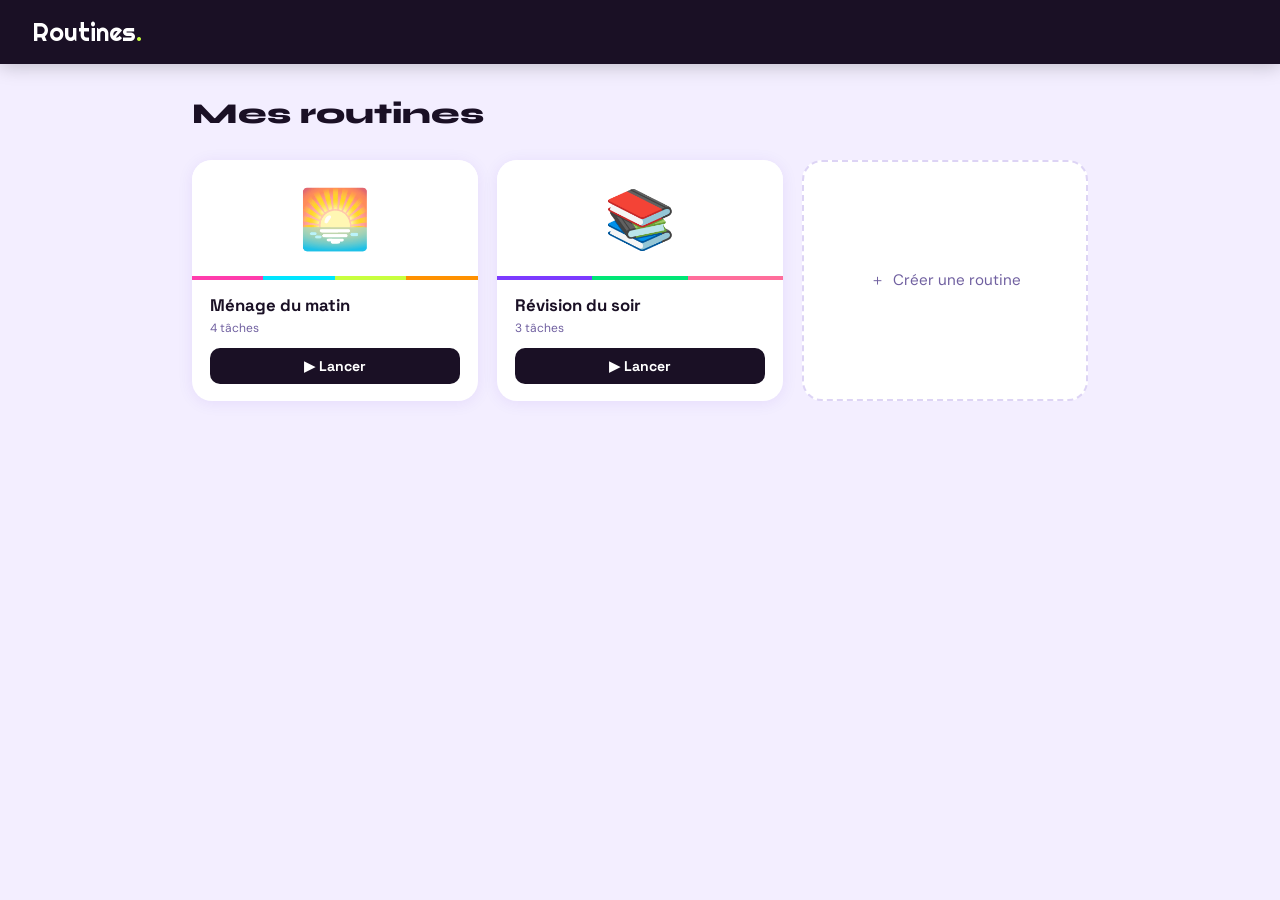
<file: index-base.html>
<!DOCTYPE html>
<html lang="fr">
<head>
<meta charset="UTF-8">
<meta name="viewport" content="width=device-width, initial-scale=1.0">
<title>Routines</title>
<link href="https://fonts.googleapis.com/css2?family=Righteous&family=Boogaloo&family=Fredoka+One&family=Syne:wght@800&family=Space+Grotesk:wght@700&family=DM+Sans:wght@300;400;500&family=Fraunces:ital,wght@0,700;1,700&display=swap" rel="stylesheet">
<style>
:root{--bg:#F3EEFF;--card:#fff;--ink:#1A1025;--ink-l:#7060A0;--border:#DDD4F5;--acc:#7C3AFF;--acc-l:#EDE5FF}
*{box-sizing:border-box;margin:0;padding:0}
body{font-family:'DM Sans',sans-serif;background:var(--bg);color:var(--ink);min-height:100vh}
header{background:var(--ink);padding:1rem 2rem;position:sticky;top:0;z-index:100;box-shadow:0 2px 18px rgba(0,0,0,.22)}
.logo{font-family:'Righteous',cursive;font-size:1.55rem;color:#fff}
.logo b{color:#C8FF3E;font-weight:400}
.main{padding:2rem;max-width:960px;margin:0 auto}
.ph{font-family:'Syne',sans-serif;font-size:1.8rem;font-weight:800;margin-bottom:1.8rem}
.grid{display:grid;grid-template-columns:repeat(auto-fill,minmax(250px,1fr));gap:1.2rem}
/* CARD */
.rc{background:var(--card);border-radius:20px;overflow:hidden;box-shadow:0 2px 16px rgba(80,0,200,.08);transition:transform .2s,box-shadow .2s;position:relative}
.rc:hover{transform:translateY(-5px);box-shadow:0 12px 32px rgba(80,0,200,.16)}
.rc-ban{height:120px;display:flex;align-items:center;justify-content:center;font-size:3.6rem;position:relative;overflow:hidden;background:#fff}
.rc-ban-e{position:relative;z-index:1}
.rc-acts{position:absolute;top:.6rem;right:.6rem;display:flex;gap:.3rem;opacity:0;transition:opacity .2s}
.rc:hover .rc-acts{opacity:1}
.ib{width:28px;height:28px;border-radius:50%;border:none;cursor:pointer;display:flex;align-items:center;justify-content:center;font-size:.75rem;transition:transform .15s}
.ib:hover{transform:scale(1.15)}
.ib-e{background:rgba(240,240,240,.95)} .ib-d{background:rgba(255,200,200,.95);color:#a00}
.rc-body{padding:.9rem 1.1rem 1.1rem}
.rc-name{font-family:'Space Grotesk',sans-serif;font-size:1.05rem;font-weight:700;margin-bottom:.25rem}
.rc-meta{font-size:.75rem;color:var(--ink-l);margin-bottom:.75rem}
.play{width:100%;padding:.55rem;border:none;border-radius:10px;font-family:'Space Grotesk',sans-serif;font-weight:700;font-size:.88rem;cursor:pointer;transition:all .18s;background:var(--ink);color:#fff}
.play:hover{background:var(--acc)}
.add-btn{display:flex;align-items:center;justify-content:center;gap:.7rem;background:var(--card);border:2px dashed var(--border);border-radius:20px;padding:2rem;cursor:pointer;width:100%;font-family:'DM Sans',sans-serif;font-size:.95rem;color:var(--ink-l);transition:all .2s}
.add-btn:hover{border-color:var(--acc);color:var(--acc);background:var(--acc-l)}
.empty{text-align:center;padding:3.5rem 2rem;color:var(--ink-l);grid-column:1/-1}
.empty-icon{font-size:3.5rem;margin-bottom:.8rem}
/* OVERLAY */
.ov{position:fixed;inset:0;background:rgba(8,0,22,.58);backdrop-filter:blur(6px);z-index:300;display:flex;align-items:center;justify-content:center;padding:1rem}
.ov.hidden{display:none}
.modal{background:var(--card);border-radius:24px;padding:2rem;width:100%;max-width:580px;max-height:92vh;overflow-y:auto;box-shadow:0 28px 80px rgba(0,0,0,.28)}
.mh{font-family:'Syne',sans-serif;font-size:1.35rem;font-weight:800;margin-bottom:1.5rem}
.fg{margin-bottom:1rem}
.lb{display:block;font-size:.7rem;font-weight:600;color:var(--ink-l);text-transform:uppercase;letter-spacing:.07em;margin-bottom:.35rem}
.finp{width:100%;padding:.6rem .9rem;border:2px solid var(--border);border-radius:10px;font-family:'DM Sans',sans-serif;font-size:.92rem;color:var(--ink);outline:none;background:#fff;transition:border-color .2s}
.finp:focus{border-color:var(--acc)}
textarea.finp{resize:vertical;min-height:68px}
.sep{border:none;border-top:2px solid var(--border);margin:1.2rem 0}
/* TASK ITEMS */
.tl{display:flex;flex-direction:column;gap:.8rem;margin-bottom:.8rem}
.ti{border:2px solid var(--border);border-radius:14px;background:#fff;overflow:hidden}
.th{display:flex;align-items:center;gap:.5rem;padding:.7rem .9rem;cursor:pointer;user-select:none}
.tdrag{color:#ccc;cursor:grab;font-size:1rem;flex-shrink:0}
.tnum{width:22px;height:22px;border-radius:50%;flex-shrink:0;display:flex;align-items:center;justify-content:center;font-size:.7rem;font-weight:800;color:#fff}
.temoji{font-size:1.1rem;flex-shrink:0}
.tprev{flex:1;font-size:.9rem;font-weight:600;overflow:hidden;text-overflow:ellipsis;white-space:nowrap}
.tfprev{font-size:.72rem;padding:.1rem .45rem;border-radius:6px;flex-shrink:0;white-space:nowrap}
.trm{background:#fff0f0;border:none;color:#c00;cursor:pointer;font-size:.9rem;padding:.25rem .4rem;border-radius:6px;flex-shrink:0;line-height:1}
.trm:hover{background:#ffd5d5}
.tchev{color:var(--ink-l);font-size:.7rem;transition:transform .2s;flex-shrink:0}
.ti.open .tchev{transform:rotate(180deg)}
.tb{padding:.5rem .9rem 1rem;display:none;border-top:1px solid var(--border)}
.ti.open .tb{display:block}
.tb .fg{margin-bottom:.75rem;margin-top:.75rem}
/* Font grid */
.fgrid{display:grid;grid-template-columns:repeat(3,1fr);gap:.4rem;margin-top:.3rem}
.fp{padding:.5rem .35rem;border-radius:9px;border:2px solid var(--border);cursor:pointer;text-align:center;font-size:1.1rem;transition:all .15s;background:#fff;line-height:1.1}
.fp .fn{font-family:'DM Sans',sans-serif!important;font-size:.62rem;color:var(--ink-l);display:block;margin-top:.15rem}
.fp.on{border-color:var(--acc);background:var(--acc-l)}
.tc-row{display:flex;gap:.38rem;flex-wrap:wrap;margin-top:.3rem}
.tcsw{width:26px;height:26px;border-radius:50%;cursor:pointer;border:2px solid transparent;transition:transform .15s}
.tcsw.on{border-color:var(--ink);transform:scale(1.2)}
.chk-lbl{display:flex;align-items:center;gap:.5rem;cursor:pointer;font-size:.82rem;color:var(--ink-l)}
.chk-lbl input{width:auto;cursor:pointer}
.dur-row{display:flex;align-items:center;gap:.5rem;margin-top:.5rem}
.dur-row input{width:64px;padding:.4rem .6rem;border:2px solid var(--border);border-radius:8px;font-family:'DM Sans',sans-serif;font-size:.92rem;text-align:center;outline:none}
.dur-row input:focus{border-color:var(--acc)}
.dur-row span{font-size:.85rem;color:var(--ink-l)}
.mfoot{display:flex;gap:.7rem;justify-content:flex-end;margin-top:1.5rem}
.btn{padding:.6rem 1.3rem;border-radius:10px;border:none;cursor:pointer;font-family:'Space Grotesk',sans-serif;font-weight:700;font-size:.88rem;transition:all .2s}
.btn-p{background:var(--ink);color:#fff} .btn-p:hover{background:var(--acc)}
.btn-g{background:var(--bg);color:var(--ink)} .btn-g:hover{background:var(--border)}
/* RUN MODE */
#run{position:fixed;inset:0;z-index:500;display:flex;flex-direction:column}
#run.hidden{display:none}
.rbg{position:absolute;inset:0;transition:background-color .45s}
.rveil{position:absolute;inset:0;background:linear-gradient(170deg,rgba(0,0,0,.08) 0%,rgba(0,0,0,.58) 100%)}
.rtop{position:relative;z-index:2;padding:1.1rem 1.4rem;display:flex;align-items:center;justify-content:space-between}
.rrname{font-size:.85rem;color:rgba(255,255,255,.6)}
.rx{background:rgba(255,255,255,.18);border:none;color:#fff;width:34px;height:34px;border-radius:50%;cursor:pointer;font-size:.95rem;display:flex;align-items:center;justify-content:center;transition:background .2s}
.rx:hover{background:rgba(255,255,255,.32)}
.rbody{flex:1;display:flex;flex-direction:column;align-items:center;justify-content:center;position:relative;z-index:2;padding:2rem;text-align:center}
.rillus{width:min(230px,50vw);height:min(230px,50vw);border-radius:50%;display:flex;align-items:center;justify-content:center;font-size:min(72px,16vw);margin-bottom:1.8rem;box-shadow:0 0 0 6px rgba(255,255,255,.12),0 16px 50px rgba(0,0,0,.4);background:rgba(255,255,255,.12);animation:popIn .5s cubic-bezier(.34,1.56,.64,1) both}
.rtitle{font-size:clamp(1.9rem,5.5vw,3.4rem);color:#fff;margin-bottom:.9rem;line-height:1.12;text-shadow:0 2px 22px rgba(0,0,0,.5);animation:up .4s ease .1s both}
.rdesc{font-size:clamp(.88rem,2.2vw,1.1rem);color:rgba(255,255,255,.82);max-width:460px;line-height:1.65;text-shadow:0 1px 8px rgba(0,0,0,.35);animation:up .4s ease .2s both}
.rfoot{position:relative;z-index:2;padding:1.6rem 2rem;display:flex;flex-direction:column;align-items:center;gap:.85rem}
.dots{display:flex;gap:.4rem;animation:up .4s ease .3s both}
.dot{width:8px;height:8px;border-radius:50%;background:rgba(255,255,255,.28);transition:all .3s}
.dot.done{background:#fff} .dot.cur{background:#fff;width:22px;border-radius:4px}
.donebtn{background:#fff;color:var(--ink);border:none;padding:.9rem 2.6rem;border-radius:100px;font-family:'Space Grotesk',sans-serif;font-weight:700;font-size:1.05rem;cursor:pointer;box-shadow:0 8px 30px rgba(0,0,0,.28);transition:transform .15s,box-shadow .15s;animation:up .4s ease .34s both}
.donebtn:hover{transform:scale(1.04)} .donebtn:active{transform:scale(.97)}
.skipbtn{background:none;border:none;color:rgba(255,255,255,.4);cursor:pointer;font-size:.82rem;transition:color .2s;animation:up .4s ease .4s both}
.skipbtn:hover{color:rgba(255,255,255,.75)}
/* TIMER */
.rtimer{position:relative;z-index:2;display:flex;flex-direction:column;align-items:center;gap:.3rem;animation:up .4s ease .28s both}
.rtimer.hidden{display:none}
.rtimer-ring{position:relative;width:64px;height:64px}
.rtimer-ring svg{transform:rotate(-90deg)}
.rtimer-ring circle{fill:none;stroke-width:4}
.rtimer-track{stroke:rgba(255,255,255,.18)}
.rtimer-fill{stroke:#fff;stroke-linecap:round;transition:stroke-dashoffset .9s linear}
.rtimer-text{position:absolute;inset:0;display:flex;align-items:center;justify-content:center;font-family:'Space Grotesk',sans-serif;font-weight:700;font-size:.82rem;color:#fff}
.rtimer-label{font-size:.7rem;color:rgba(255,255,255,.5);letter-spacing:.04em;text-transform:uppercase}
/* COMPLETE */
.cmplt{position:fixed;inset:0;z-index:600;display:flex;flex-direction:column;align-items:center;justify-content:center;text-align:center;padding:2rem}
.cmplt.hidden{display:none}
.ce{font-size:5rem;animation:popIn .6s cubic-bezier(.34,1.56,.64,1);margin-bottom:1.5rem}
.ct{font-family:'Fredoka One',cursive;font-size:2.8rem;color:#fff;margin-bottom:.6rem;animation:up .5s ease .1s both}
.cs{color:rgba(255,255,255,.75);font-size:1rem;margin-bottom:2.5rem;animation:up .5s ease .2s both}
.cb{background:#fff;border:none;border-radius:100px;padding:.8rem 2rem;font-family:'Space Grotesk',sans-serif;font-weight:700;cursor:pointer;transition:transform .15s}
.cb:hover{transform:scale(1.05)}
@keyframes popIn{0%{transform:scale(.55);opacity:0}100%{transform:scale(1);opacity:1}}
@keyframes up{0%{transform:translateY(18px);opacity:0}100%{transform:translateY(0);opacity:1}}
::-webkit-scrollbar{width:5px} ::-webkit-scrollbar-thumb{background:#c0b0e8;border-radius:3px}
</style>
</head>
<body>
<header><div class="logo">Routines<b>.</b></div></header>
<div class="main">
  <div class="ph">Mes routines</div>
  <div class="grid" id="grid"></div>
</div>

<!-- MODAL -->
<div class="ov hidden" id="ov">
  <div class="modal">
    <div class="mh" id="mh">Nouvelle routine</div>
    <div class="fg">
      <span class="lb">Nom</span>
      <input type="text" id="rn" class="finp" placeholder="Ex : Matin zen, Sport, Révision…">
    </div>
    <div class="fg">
      <span class="lb">Emoji de la routine</span>
      <input type="text" id="re" class="finp" maxlength="4" placeholder="📋" style="width:70px;text-align:center;font-size:1.3rem">
    </div>
    <div class="sep"></div>
    <div class="fg">
      <span class="lb">Tâches</span>
      <div class="tl" id="tl"></div>
      <button class="add-btn" id="add-task-btn" style="border-radius:12px;padding:.9rem;margin-top:.3rem">＋ Ajouter une tâche</button>
    </div>
    <div class="mfoot">
      <button class="btn btn-g" id="cancel-btn">Annuler</button>
      <button class="btn btn-p" id="save-btn">Enregistrer</button>
    </div>
  </div>
</div>

<!-- RUN -->
<div id="run" class="hidden">
  <div class="rbg" id="rbg"></div>
  <div class="rveil"></div>
  <div class="rtop">
    <div class="rrname" id="rrname"></div>
    <button class="rx" id="run-close">✕</button>
  </div>
  <div class="rbody">
    <div class="rillus" id="rillus"></div>
    <div class="rtitle" id="rtitle"></div>
    <div class="rdesc" id="rdesc"></div>
  </div>
  <div class="rfoot">
    <div class="dots" id="dots"></div>
    <div class="rtimer hidden" id="rtimer">
      <div class="rtimer-ring">
        <svg width="64" height="64" viewBox="0 0 64 64">
          <circle class="rtimer-track" cx="32" cy="32" r="28"/>
          <circle class="rtimer-fill" id="rtimer-arc" cx="32" cy="32" r="28" stroke-dasharray="175.9" stroke-dashoffset="0"/>
        </svg>
        <div class="rtimer-text" id="rtimer-text">0:00</div>
      </div>
      <div class="rtimer-label">chrono</div>
    </div>
    <button class="donebtn" id="done-btn">✓ C'est fait !</button>
    <button class="skipbtn" id="skip-btn">Passer</button>
  </div>
</div>

<!-- COMPLETE -->
<div class="cmplt hidden" id="cmplt">
  <div class="ce">🎉</div>
  <div class="ct">Bravo !</div>
  <div class="cs" id="cs"></div>
  <button class="cb" id="back-btn">Retour aux routines</button>
</div>

<script>
const TPAL=[
  {h:'#FF3CAC',n:'Rose vif'},{h:'#FF6B2B',n:'Orange'},{h:'#FFD600',n:'Jaune'},
  {h:'#00E676',n:'Vert fluo'},{h:'#00E5FF',n:'Cyan'},{h:'#7C3AFF',n:'Violet'},
  {h:'#FF1744',n:'Rouge'},{h:'#00B0FF',n:'Bleu ciel'},{h:'#C8FF3E',n:'Lime'},
  {h:'#FF6D9B',n:'Bubblegum'},{h:'#FF9100',n:'Mandarine'},{h:'#40C4FF',n:'Azur'},
];
const FONTS=[
  {cls:'ff1',fam:"'Righteous',cursive",label:'Righteous',s:'Rr'},
  {cls:'ff2',fam:"'Boogaloo',cursive",label:'Boogaloo',s:'Bb'},
  {cls:'ff3',fam:"'Fredoka One',cursive",label:'Fredoka',s:'Ff'},
  {cls:'ff4',fam:"'Syne',sans-serif",label:'Syne',s:'Ss'},
  {cls:'ff5',fam:"'Fraunces',serif",label:'Fraunces',s:'Fn'},
  {cls:'ff6',fam:"'Space Grotesk',sans-serif",label:'Grotesk',s:'Gg'},
];

let routines=[];
try{routines=JSON.parse(localStorage.getItem('rtn5')||'[]')}catch(e){}
let editId=null,_uid=0;
const save=()=>localStorage.setItem('rtn5',JSON.stringify(routines));

// ── STATIC BUTTON WIRING ──────────────────────────────
document.getElementById('add-task-btn').addEventListener('click',()=>addTask());
document.getElementById('cancel-btn').addEventListener('click',closeModal);
document.getElementById('save-btn').addEventListener('click',saveRoutine);
document.getElementById('done-btn').addEventListener('click',()=>nextTask());
document.getElementById('skip-btn').addEventListener('click',()=>nextTask(true));
document.getElementById('run-close').addEventListener('click',exitRun);
document.getElementById('back-btn').addEventListener('click',exitComplete);

// ── RENDER ───────────────────────────────────────────
function render(){
  const g=document.getElementById('grid');
  g.innerHTML='';
  if(!routines.length){
    const e=document.createElement('div');
    e.className='empty';
    e.innerHTML='<div class="empty-icon">✨</div><p>Aucune routine.<br>Créez-en une !</p>';
    g.appendChild(e);
  } else {
    routines.forEach((r,i)=>{
      const card=document.createElement('div');
      card.className='rc';

      // Banner
      const ban=document.createElement('div');
      ban.className='rc-ban';
      const emoji=document.createElement('span');
      emoji.className='rc-ban-e'; emoji.textContent=r.emoji||'📋';
      // Color strip
      const strip=document.createElement('div');
      strip.style.cssText='position:absolute;bottom:0;left:0;right:0;height:4px;display:flex';
      r.tasks.slice(0,8).forEach(t=>{
        const s=document.createElement('div');
        s.style.cssText='flex:1;background:'+(t.color||'#ccc');
        strip.appendChild(s);
      });
      // Action buttons
      const acts=document.createElement('div');
      acts.className='rc-acts';
      const editBtn=document.createElement('button');
      editBtn.className='ib ib-e'; editBtn.textContent='✏️';
      editBtn.addEventListener('click',ev=>{ev.stopPropagation();openEdit(i);});
      const delBtn=document.createElement('button');
      delBtn.className='ib ib-d'; delBtn.textContent='🗑';
      delBtn.addEventListener('click',ev=>{ev.stopPropagation();delRoutine(i);});
      acts.append(editBtn,delBtn);
      ban.append(emoji,strip,acts);

      // Body
      const body=document.createElement('div');
      body.className='rc-body';
      const name=document.createElement('div');
      name.className='rc-name'; name.textContent=r.name;
      const meta=document.createElement('div');
      meta.className='rc-meta'; meta.textContent=r.tasks.length+' tâche'+(r.tasks.length!==1?'s':'');
      const playBtn=document.createElement('button');
      playBtn.className='play'; playBtn.textContent='▶ Lancer';
      playBtn.addEventListener('click',()=>startRoutine(i));
      body.append(name,meta,playBtn);

      card.append(ban,body);
      g.appendChild(card);
    });
  }
  const addBtn=document.createElement('button');
  addBtn.className='add-btn'; addBtn.innerHTML='＋ &nbsp;Créer une routine';
  addBtn.addEventListener('click',openNew);
  g.appendChild(addBtn);
}

// ── MODAL ────────────────────────────────────────────
function openNew(){
  editId=null;
  document.getElementById('mh').textContent='Nouvelle routine';
  document.getElementById('rn').value='';
  document.getElementById('re').value='📋';
  document.getElementById('tl').innerHTML='';
  document.getElementById('ov').classList.remove('hidden');
}
function openEdit(i){
  editId=i;
  const r=routines[i];
  document.getElementById('mh').textContent='Modifier la routine';
  document.getElementById('rn').value=r.name;
  document.getElementById('re').value=r.emoji||'📋';
  document.getElementById('tl').innerHTML='';
  r.tasks.forEach(t=>addTask(t));
  document.getElementById('ov').classList.remove('hidden');
}
function closeModal(){document.getElementById('ov').classList.add('hidden')}

// ── ADD TASK ─────────────────────────────────────────
function addTask(t){
  const uid='u'+(++_uid);
  const defColor=TPAL[(_uid-1)%TPAL.length].h;
  const d=t||{title:'',desc:'',emoji:'✨',color:defColor,font:'ff3',fontFam:"'Fredoka One',cursive",italic:false,timer:false,timerMin:5};
  const fdef=FONTS.find(f=>f.cls===d.font)||FONTS[2];
  const list=document.getElementById('tl');

  const item=document.createElement('div');
  item.className='ti'; item.draggable=true; item.dataset.uid=uid;

  // ── Header ──
  const hdr=document.createElement('div');
  hdr.className='th';

  const drag=document.createElement('span');
  drag.className='tdrag'; drag.textContent='⠿';

  const num=document.createElement('div');
  num.className='tnum'; num.style.background=d.color; num.textContent=list.children.length+1;

  const emojiSpan=document.createElement('span');
  emojiSpan.className='temoji'; emojiSpan.textContent=d.emoji||'✨';

  const prev=document.createElement('div');
  prev.className='tprev'; prev.textContent=d.title||'Nouvelle tâche';

  const fprev=document.createElement('span');
  fprev.className='tfprev';
  fprev.style.fontFamily=fdef.fam;
  fprev.style.background=d.color+'25';
  fprev.style.color=d.color;
  fprev.textContent=fdef.label;

  const rmBtn=document.createElement('button');
  rmBtn.className='trm'; rmBtn.textContent='🗑';
  rmBtn.addEventListener('click',function(e){
    e.stopPropagation();
    item.remove();
    renum();
  });

  const chev=document.createElement('span');
  chev.className='tchev'; chev.textContent='▼';

  hdr.addEventListener('click',function(e){
    if(e.target===rmBtn||rmBtn.contains(e.target)) return;
    item.classList.toggle('open');
  });
  hdr.append(drag,num,emojiSpan,prev,fprev,rmBtn,chev);

  // ── Body ──
  const body=document.createElement('div');
  body.className='tb';

  // Title input
  const titleInp=document.createElement('input');
  titleInp.type='text'; titleInp.className='finp'; titleInp.placeholder='Nom de la tâche'; titleInp.value=d.title||'';
  titleInp.addEventListener('input',()=>{ prev.textContent=titleInp.value||'Nouvelle tâche'; });
  body.appendChild(mkFG('Titre',titleInp));

  // Desc
  const descInp=document.createElement('textarea');
  descInp.className='finp'; descInp.placeholder='Détaillez la tâche…'; descInp.value=d.desc||'';
  body.appendChild(mkFG('Description',descInp));

  // Emoji picker
  const emojiWrap=document.createElement('div');

  // Current emoji display + input
  const emojiTop=document.createElement('div');
  emojiTop.style.cssText='display:flex;align-items:center;gap:.6rem;margin-bottom:.6rem';
  const emojiDisplay=document.createElement('div');
  emojiDisplay.style.cssText='width:52px;height:52px;border-radius:12px;background:var(--bg);border:2px solid var(--border);display:flex;align-items:center;justify-content:center;font-size:1.8rem;flex-shrink:0';
  emojiDisplay.textContent=d.emoji||'✨';
  const emojiInp=document.createElement('input');
  emojiInp.type='text'; emojiInp.className='finp emoji-inp'; emojiInp.maxLength=4; emojiInp.value=d.emoji||'✨';
  emojiInp.placeholder='ou tapez…';
  emojiInp.style.cssText='flex:1;font-size:1.2rem';
  emojiInp.addEventListener('input',()=>{
    const v=emojiInp.value||'✨';
    emojiSpan.textContent=v; emojiDisplay.textContent=v;
  });
  emojiTop.append(emojiDisplay,emojiInp);

  // Category tabs + grid
  const EMOJI_CATS=[
    {label:'😀',name:'Visages',emojis:['😀','😂','🥰','😎','🤩','😴','🤔','😅','🥳','😇','🤗','😤','🥺','😜','🤯','😱','🤖','👻','💀','😈']},
    {label:'🏠',name:'Maison',emojis:['🏠','🛏','🛁','🚿','🪣','🧹','🧽','🧴','🪥','🧺','🪟','🚪','🛋','🪑','🖼','💡','🕯','🧸','🪴','🗑']},
    {label:'🍎',name:'Nourriture',emojis:['🍎','🥑','🥗','🍳','☕','🍵','🥤','🧃','🍕','🥪','🍜','🥞','🍇','🍓','🍋','🥕','🧄','🫐','🍰','🍫']},
    {label:'💪',name:'Sport',emojis:['💪','🏃','🧘','🚴','🏋','🤸','🧗','🏊','⚽','🎯','🎾','🥊','🏆','🥇','🎽','🧢','👟','🏅','🥅','🎿']},
    {label:'📚',name:'Travail',emojis:['📚','📖','✏️','📝','📋','📌','📎','🗂','💻','⌨️','🖥','📊','📈','🗓','⏰','⏱','🔔','💡','🧠','🎯']},
    {label:'🌿',name:'Nature',emojis:['🌿','🌸','🌻','🍀','🌈','☀️','🌙','⭐','🌊','🔥','❄️','🌱','🦋','🐝','🐶','🐱','🌴','🍃','🌺','🦊']},
    {label:'✨',name:'Divers',emojis:['✨','🎉','🎊','💎','🔮','🪄','🎭','🎨','🎵','🎸','🎤','🎬','🚀','💌','🪐','🌟','💫','🎁','🛍','💖']},
  ];

  const catBar=document.createElement('div');
  catBar.style.cssText='display:flex;gap:.3rem;margin-bottom:.5rem;overflow-x:auto;padding-bottom:.2rem';

  const grid=document.createElement('div');
  grid.style.cssText='display:grid;grid-template-columns:repeat(8,1fr);gap:.25rem;max-height:140px;overflow-y:auto;padding:.1rem';

  function showCat(idx){
    catBar.querySelectorAll('.ecat').forEach((b,i)=>b.style.background=i===idx?'var(--acc-l)':'var(--bg)');
    grid.innerHTML='';
    EMOJI_CATS[idx].emojis.forEach(em=>{
      const btn=document.createElement('button');
      btn.type='button';
      btn.style.cssText='background:none;border:none;font-size:1.35rem;cursor:pointer;padding:.25rem;border-radius:8px;transition:background .15s;line-height:1';
      btn.textContent=em;
      btn.addEventListener('mouseenter',()=>btn.style.background='var(--acc-l)');
      btn.addEventListener('mouseleave',()=>btn.style.background='none');
      btn.addEventListener('click',()=>{
        emojiInp.value=em; emojiSpan.textContent=em; emojiDisplay.textContent=em;
      });
      grid.appendChild(btn);
    });
  }

  EMOJI_CATS.forEach((cat,i)=>{
    const tab=document.createElement('button');
    tab.type='button'; tab.className='ecat';
    tab.style.cssText='background:var(--bg);border:none;font-size:1.1rem;cursor:pointer;padding:.3rem .4rem;border-radius:8px;flex-shrink:0;transition:background .15s';
    tab.title=cat.name; tab.textContent=cat.label;
    tab.addEventListener('click',()=>showCat(i));
    catBar.appendChild(tab);
  });
  showCat(0);

  emojiWrap.append(emojiTop,catBar,grid);
  body.appendChild(mkFG('Emoji',emojiWrap));


  // Color swatches
  const tcRow=document.createElement('div'); tcRow.className='tc-row';
  TPAL.forEach(p=>{
    const sw=document.createElement('div');
    sw.className='tcsw'+(p.h===d.color?' on':'');
    sw.style.background=p.h; sw.dataset.h=p.h;
    sw.addEventListener('click',()=>{
      tcRow.querySelectorAll('.tcsw').forEach(s=>s.classList.remove('on'));
      sw.classList.add('on');
      num.style.background=p.h;
      fprev.style.background=p.h+'25'; fprev.style.color=p.h;
    });
    tcRow.appendChild(sw);
  });
  body.appendChild(mkFG('Couleur de fond',tcRow));

  // Font pills
  const fgrid=document.createElement('div'); fgrid.className='fgrid';
  FONTS.forEach(f=>{
    const pill=document.createElement('div');
    pill.className='fp'+(f.cls===d.font?' on':'');
    pill.style.fontFamily=f.fam; pill.dataset.cls=f.cls; pill.dataset.fam=f.fam;
    pill.innerHTML=f.s+'<span class="fn">'+f.label+'</span>';
    pill.addEventListener('click',()=>{
      fgrid.querySelectorAll('.fp').forEach(p=>p.classList.remove('on'));
      pill.classList.add('on');
      fprev.style.fontFamily=f.fam; fprev.textContent=f.label;
    });
    fgrid.appendChild(pill);
  });
  const italLbl=document.createElement('label'); italLbl.className='chk-lbl'; italLbl.style.marginTop='.5rem';
  const italCb=document.createElement('input'); italCb.type='checkbox'; italCb.checked=!!d.italic;
  italLbl.append(italCb,' Italique');
  const fontFG=mkFG('Typographie',fgrid); fontFG.appendChild(italLbl);
  body.appendChild(fontFG);

  // Timer
  const timerLbl=document.createElement('label'); timerLbl.className='chk-lbl';
  const timerCb=document.createElement('input'); timerCb.type='checkbox'; timerCb.checked=!!d.timer;
  timerLbl.append(timerCb,' Activer un chrono');
  const durRow=document.createElement('div'); durRow.className='dur-row';
  durRow.style.display=d.timer?'flex':'none';
  const durInp=document.createElement('input'); durInp.type='number'; durInp.min=1; durInp.max=99; durInp.value=d.timerMin||5;
  const durSpan=document.createElement('span'); durSpan.textContent='minutes';
  durRow.append(durInp,durSpan);
  timerCb.addEventListener('change',()=>{ durRow.style.display=timerCb.checked?'flex':'none'; });
  const timerFG=mkFG('Chronomètre',timerLbl); timerFG.appendChild(durRow);
  body.appendChild(timerFG);

  item.append(hdr,body);
  enableDrag(item);
  list.appendChild(item);
  renum();
}

function mkFG(label,el){
  const fg=document.createElement('div'); fg.className='fg';
  const lb=document.createElement('span'); lb.className='lb'; lb.textContent=label;
  fg.append(lb,el);
  return fg;
}

function renum(){
  document.querySelectorAll('#tl .ti').forEach((it,i)=>{
    const n=it.querySelector('.tnum'); if(n) n.textContent=i+1;
  });
}

// ── DRAG ─────────────────────────────────────────────
function enableDrag(item){
  item.addEventListener('dragstart',e=>{e.dataTransfer.effectAllowed='move';item.style.opacity='.4';window._drag=item;});
  item.addEventListener('dragend',()=>{item.style.opacity='1';renum();});
  item.addEventListener('dragover',e=>{
    e.preventDefault(); const d=window._drag; if(!d||d===item) return;
    const list=document.getElementById('tl'),arr=[...list.querySelectorAll('.ti')];
    if(arr.indexOf(d)<arr.indexOf(item)) list.insertBefore(d,item.nextSibling);
    else list.insertBefore(d,item);
  });
}

// ── SAVE ─────────────────────────────────────────────
function saveRoutine(){
  const name=document.getElementById('rn').value.trim();
  if(!name){alert('Donnez un nom !');return;}
  const emoji=document.getElementById('re').value||'📋';
  const tasks=[];
  document.querySelectorAll('#tl .ti').forEach(it=>{
    const title=it.querySelector('input[type=text].finp:not(.emoji-inp)')?.value.trim()||'';
    const desc=it.querySelector('textarea')?.value.trim()||'';
    const emojiVal=it.querySelector('.emoji-inp')?.value||'✨';
    const tcSw=it.querySelector('.tcsw.on');
    const color=tcSw?.dataset.h||TPAL[0].h;
    const fp=it.querySelector('.fp.on');
    const font=fp?.dataset.cls||'ff3';
    const fontFam=fp?.dataset.fam||"'Fredoka One',cursive";
    const cbs=it.querySelectorAll('input[type=checkbox]');
    const italic=cbs[0]?.checked||false;
    const timer=cbs[1]?.checked||false;
    const timerMin=parseInt(it.querySelector('input[type=number]')?.value||'5')||5;
    if(title) tasks.push({title,desc,emoji:emojiVal,color,font,fontFam,italic,timer,timerMin});
  });
  if(!tasks.length){alert('Ajoutez au moins une tâche !');return;}
  const r={name,emoji,tasks};
  if(editId!==null) routines[editId]=r; else routines.push(r);
  save(); closeModal(); render();
}

function delRoutine(i){
  if(!confirm('Supprimer "'+routines[i].name+'" ?')) return;
  routines.splice(i,1); save(); render();
}

// ── RUN MODE ─────────────────────────────────────────
let CUR=null,IDX=0,_timerInterval=null;
const CIRC=175.9;

function startRoutine(i){
  CUR=routines[i]; IDX=0;
  document.getElementById('rrname').textContent=CUR.name;
  buildDots(); showTask(0);
  document.getElementById('run').classList.remove('hidden');
  document.body.style.overflow='hidden';
}
function buildDots(){
  const c=document.getElementById('dots');
  c.innerHTML='';
  CUR.tasks.forEach((_,i)=>{
    const d=document.createElement('div');
    d.className='dot'+(i===0?' cur':'');
    c.appendChild(d);
  });
}
function updDots(idx){
  document.querySelectorAll('#dots .dot').forEach((d,i)=>{
    d.className='dot';
    if(i<idx) d.classList.add('done');
    if(i===idx) d.classList.add('cur');
  });
}
function showTask(idx){
  const t=CUR.tasks[idx];
  document.getElementById('rbg').style.backgroundColor=t.color;
  document.getElementById('cmplt').style.background=t.color;

  const il=document.getElementById('rillus');
  il.style.animation='none'; void il.offsetWidth;
  il.textContent=t.emoji||'✨';
  il.style.animation='popIn .5s cubic-bezier(.34,1.56,.64,1) both';

  const te=document.getElementById('rtitle');
  te.style.animation='none'; void te.offsetWidth;
  te.style.fontFamily=t.fontFam||"'Fredoka One',cursive";
  te.style.fontStyle=t.italic?'italic':'normal';
  te.textContent=t.title;
  te.style.animation='up .4s ease .1s both';

  const de=document.getElementById('rdesc');
  de.style.animation='none'; void de.offsetWidth;
  de.textContent=t.desc||'';
  de.style.animation='up .4s ease .2s both';

  updDots(idx);
  clearTimer();
  if(t.timer&&t.timerMin>0) startTimer(t.timerMin*60);
}
function nextTask(skip){
  IDX++;
  if(IDX>=CUR.tasks.length){showComplete();return;}
  showTask(IDX);
}
function exitRun(){clearTimer();document.getElementById('run').classList.add('hidden');document.body.style.overflow='';}
function showComplete(){
  document.getElementById('run').classList.add('hidden');
  document.getElementById('cs').textContent='"'+CUR.name+'" · '+CUR.tasks.length+' tâche'+(CUR.tasks.length>1?'s':'')+' accomplie'+(CUR.tasks.length>1?'s':'')+' !';
  document.getElementById('cmplt').classList.remove('hidden');
}
function exitComplete(){document.getElementById('cmplt').classList.add('hidden');document.body.style.overflow='';}

// ── TIMER ────────────────────────────────────────────
function startTimer(seconds){
  const el=document.getElementById('rtimer');
  const arc=document.getElementById('rtimer-arc');
  const txt=document.getElementById('rtimer-text');
  el.classList.remove('hidden');
  let rem=seconds;
  function tick(){
    const m=Math.floor(rem/60),s=rem%60;
    txt.textContent=m+':'+(s<10?'0':'')+s;
    arc.style.strokeDashoffset=CIRC*(1-rem/seconds);
    if(rem<=0){clearTimer();txt.textContent='✓';return;}
    rem--;
  }
  tick();
  _timerInterval=setInterval(tick,1000);
}
function clearTimer(){
  if(_timerInterval){clearInterval(_timerInterval);_timerInterval=null;}
  document.getElementById('rtimer').classList.add('hidden');
}

// ── DEMO ─────────────────────────────────────────────
function demo(){
  if(routines.length) return;
  routines=[
    {name:'Ménage du matin',emoji:'🌅',tasks:[
      {title:'Faire le lit',desc:'Lisser les draps, arranger les oreillers !',emoji:'🛏️',color:'#FF3CAC',font:'ff1',fontFam:"'Righteous',cursive",italic:false,timer:false,timerMin:5},
      {title:'Essuyer les surfaces',desc:'Passer un chiffon humide sur les plans de travail.',emoji:'🧽',color:'#00E5FF',font:'ff3',fontFam:"'Fredoka One',cursive",italic:false,timer:true,timerMin:3},
      {title:"Passer l'aspirateur",desc:'Salon et couloir, 5 minutes chrono.',emoji:'🧹',color:'#C8FF3E',font:'ff2',fontFam:"'Boogaloo',cursive",italic:false,timer:true,timerMin:5},
      {title:'Vider la machine',desc:'Mettre le linge à sécher.',emoji:'🧺',color:'#FF9100',font:'ff4',fontFam:"'Syne',sans-serif",italic:false,timer:false,timerMin:5},
    ]},
    {name:'Révision du soir',emoji:'📚',tasks:[
      {title:'Relire les notes',desc:'Parcourir les notes prises dans la journée.',emoji:'📝',color:'#7C3AFF',font:'ff5',fontFam:"'Fraunces',serif",italic:true,timer:true,timerMin:10},
      {title:'Flashcards',desc:'10 minutes de flashcards.',emoji:'🃏',color:'#00E676',font:'ff6',fontFam:"'Space Grotesk',sans-serif",italic:false,timer:true,timerMin:10},
      {title:'Résumé en 3 points',desc:'Écrire les 3 idées clés à retenir.',emoji:'✏️',color:'#FF6D9B',font:'ff2',fontFam:"'Boogaloo',cursive",italic:false,timer:false,timerMin:5},
    ]},
  ];
  save();
}

demo(); render();
</script>
</body>
</html>
</file>
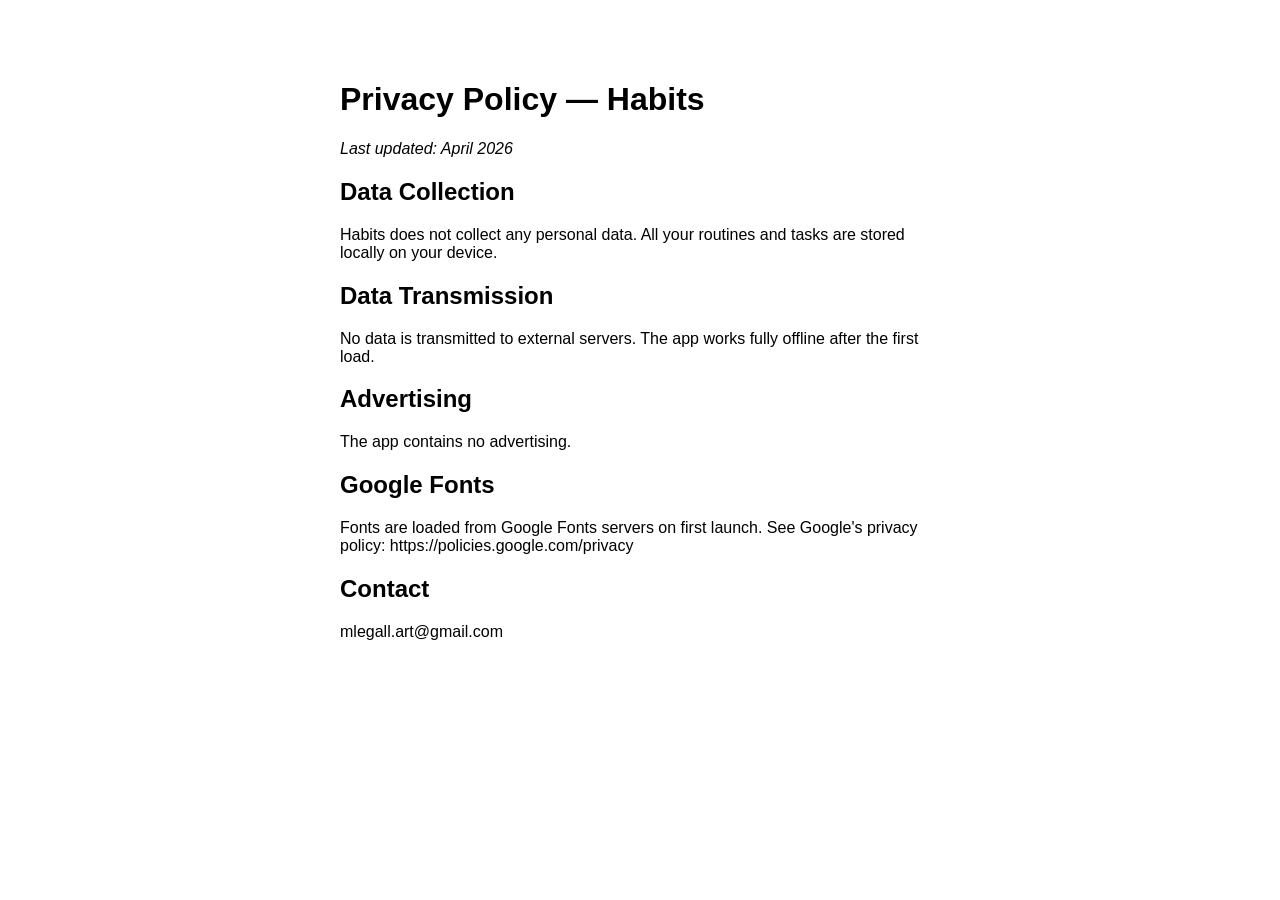
<file: privacy.html>
<!DOCTYPE html>
<html>
<head><meta charset="UTF-8"><title>Habits - Privacy Policy</title></head>
<body style="font-family:sans-serif;max-width:600px;margin:40px auto;padding:20px">
<h1>Privacy Policy — Habits</h1>
<p><em>Last updated: April 2026</em></p>
<h2>Data Collection</h2>
<p>Habits does not collect any personal data. All your routines and tasks are stored locally on your device.</p>
<h2>Data Transmission</h2>
<p>No data is transmitted to external servers. The app works fully offline after the first load.</p>
<h2>Advertising</h2>
<p>The app contains no advertising.</p>
<h2>Google Fonts</h2>
<p>Fonts are loaded from Google Fonts servers on first launch. See Google's privacy policy: https://policies.google.com/privacy</p>
<h2>Contact</h2>
<p>mlegall.art@gmail.com</p>
</body>
</html>
</file>
